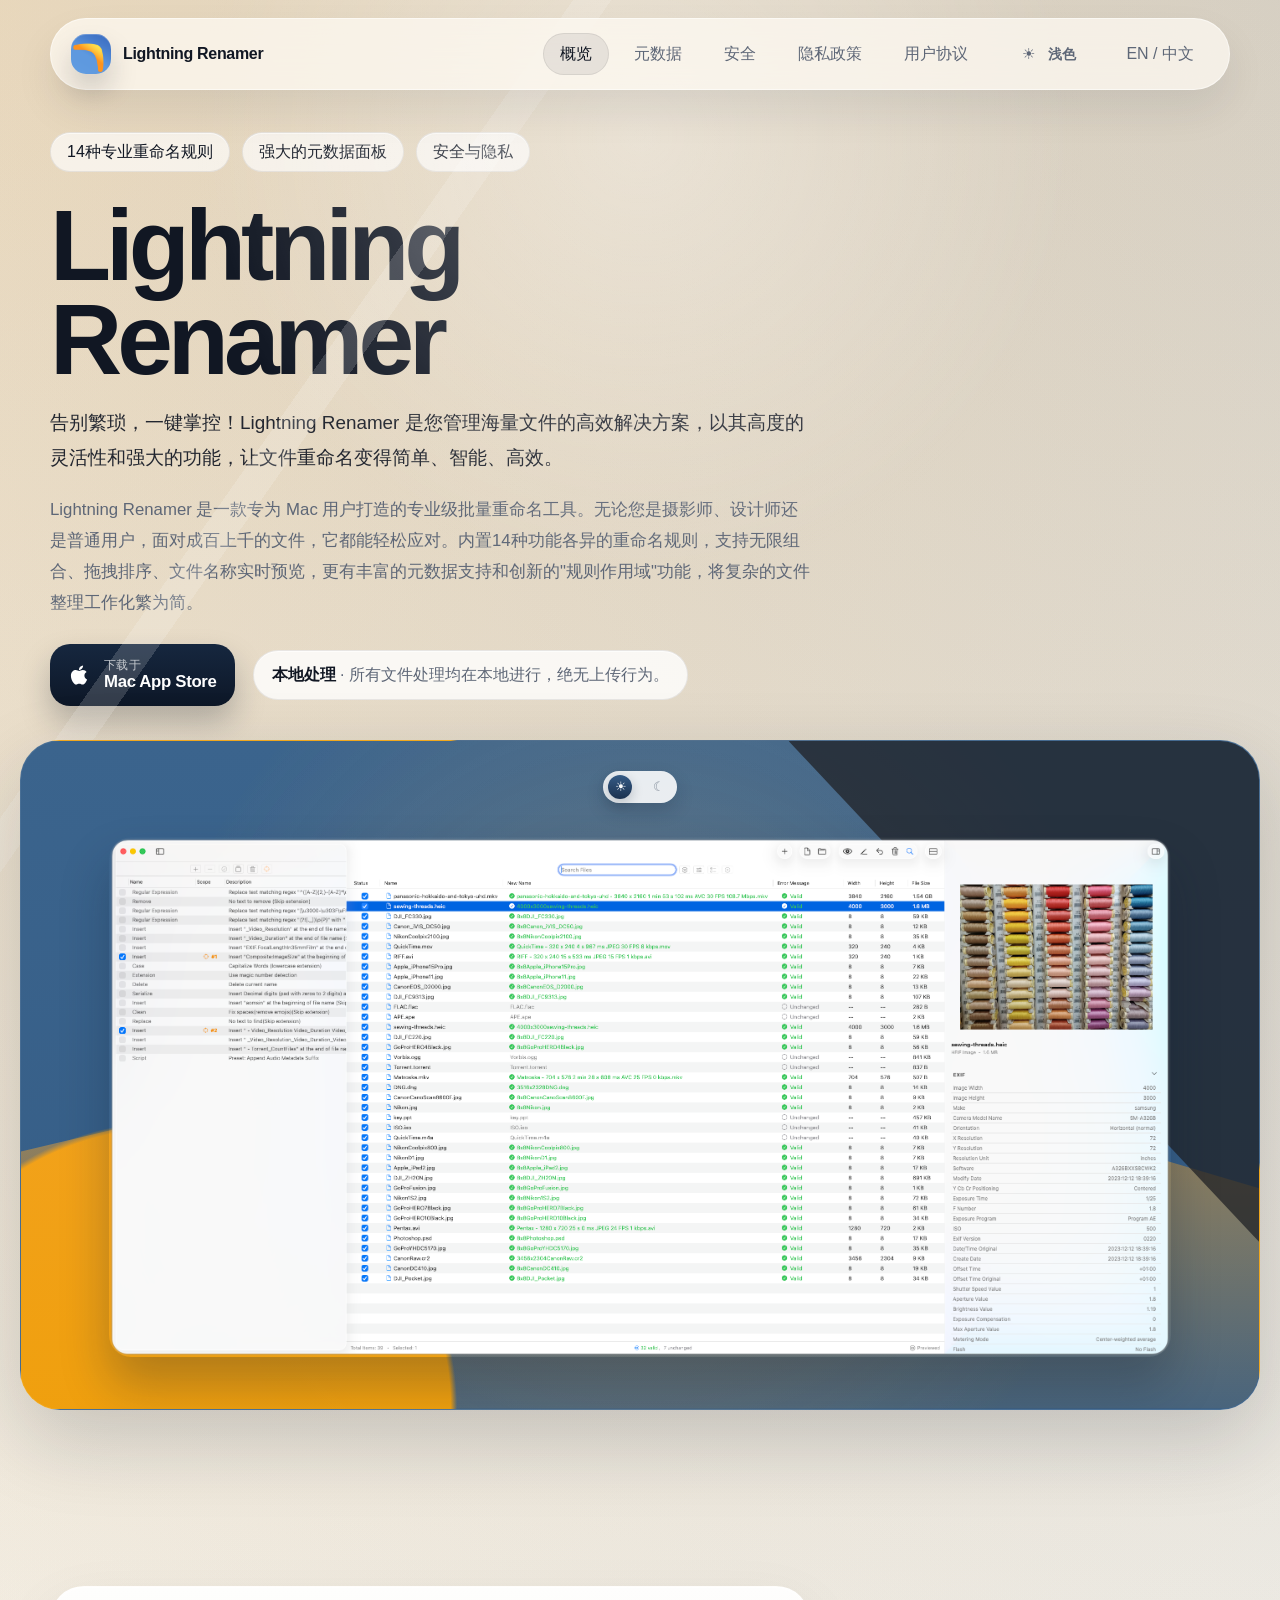
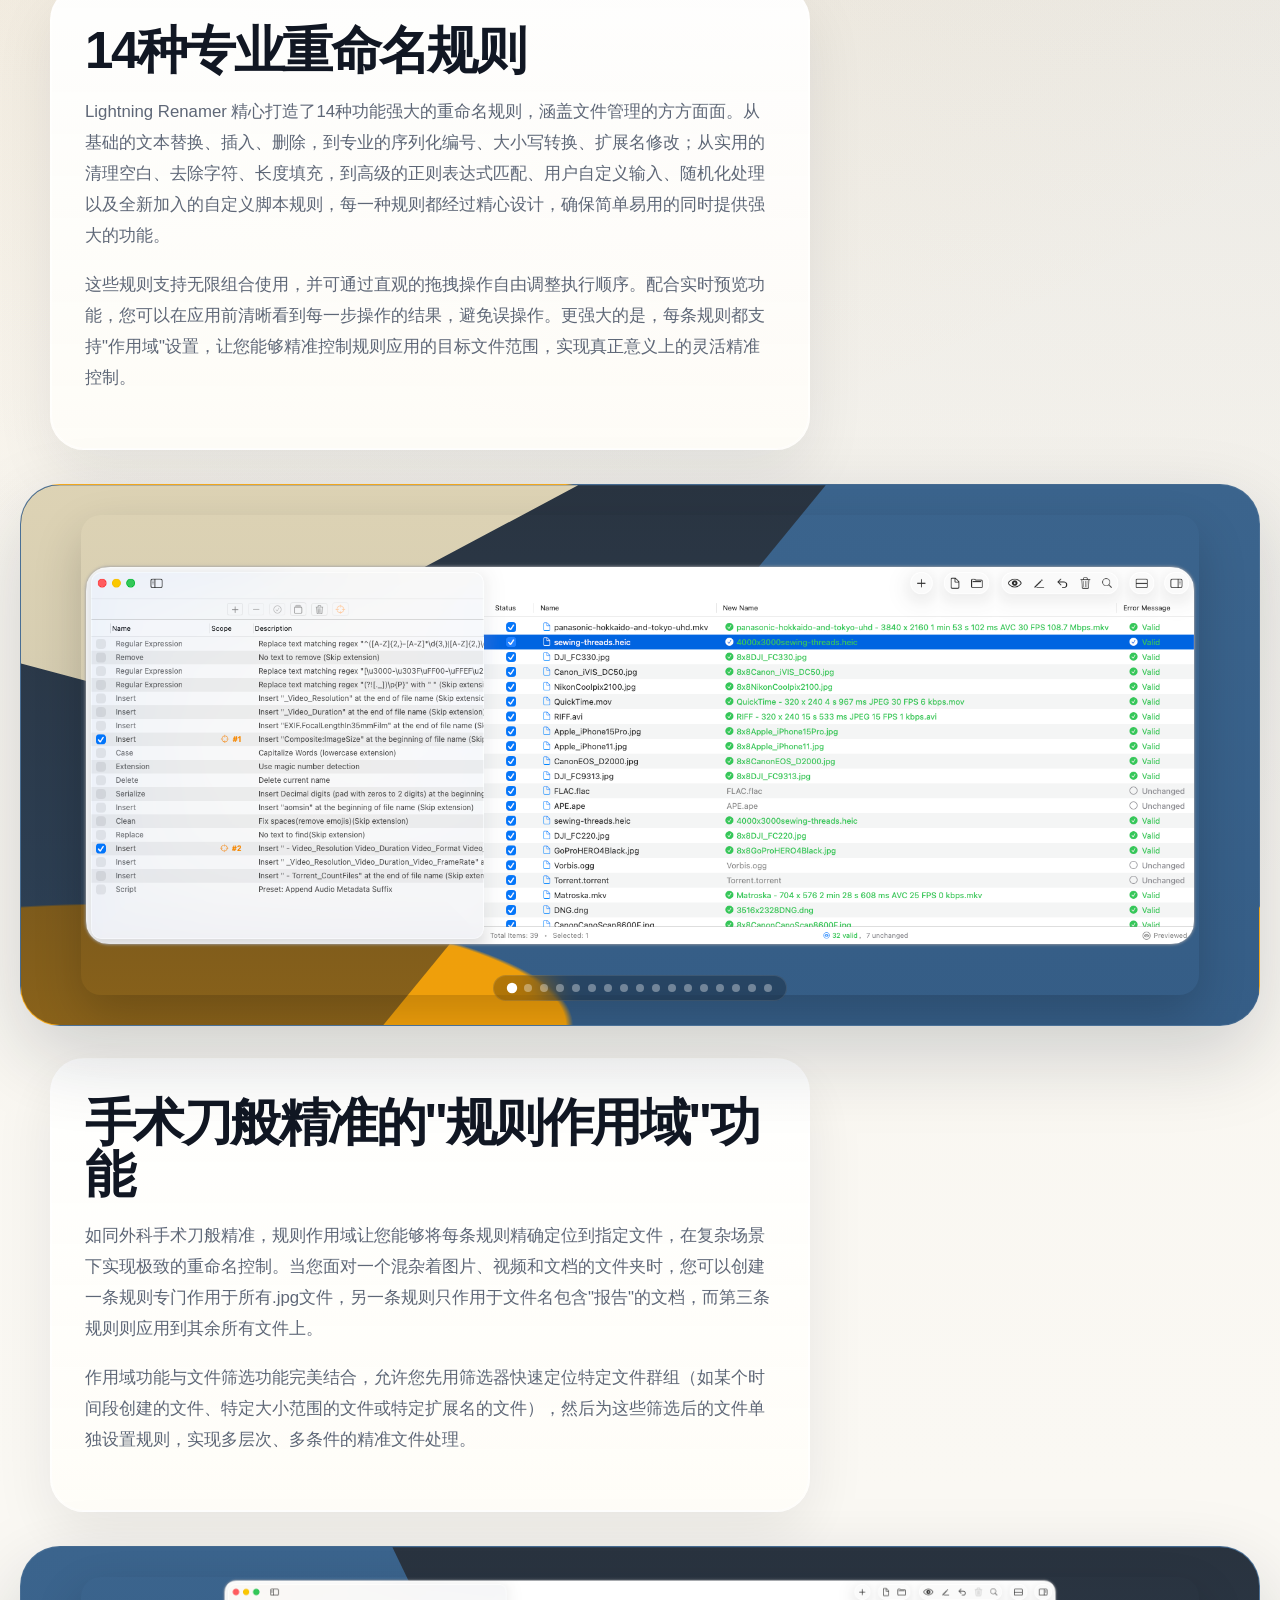
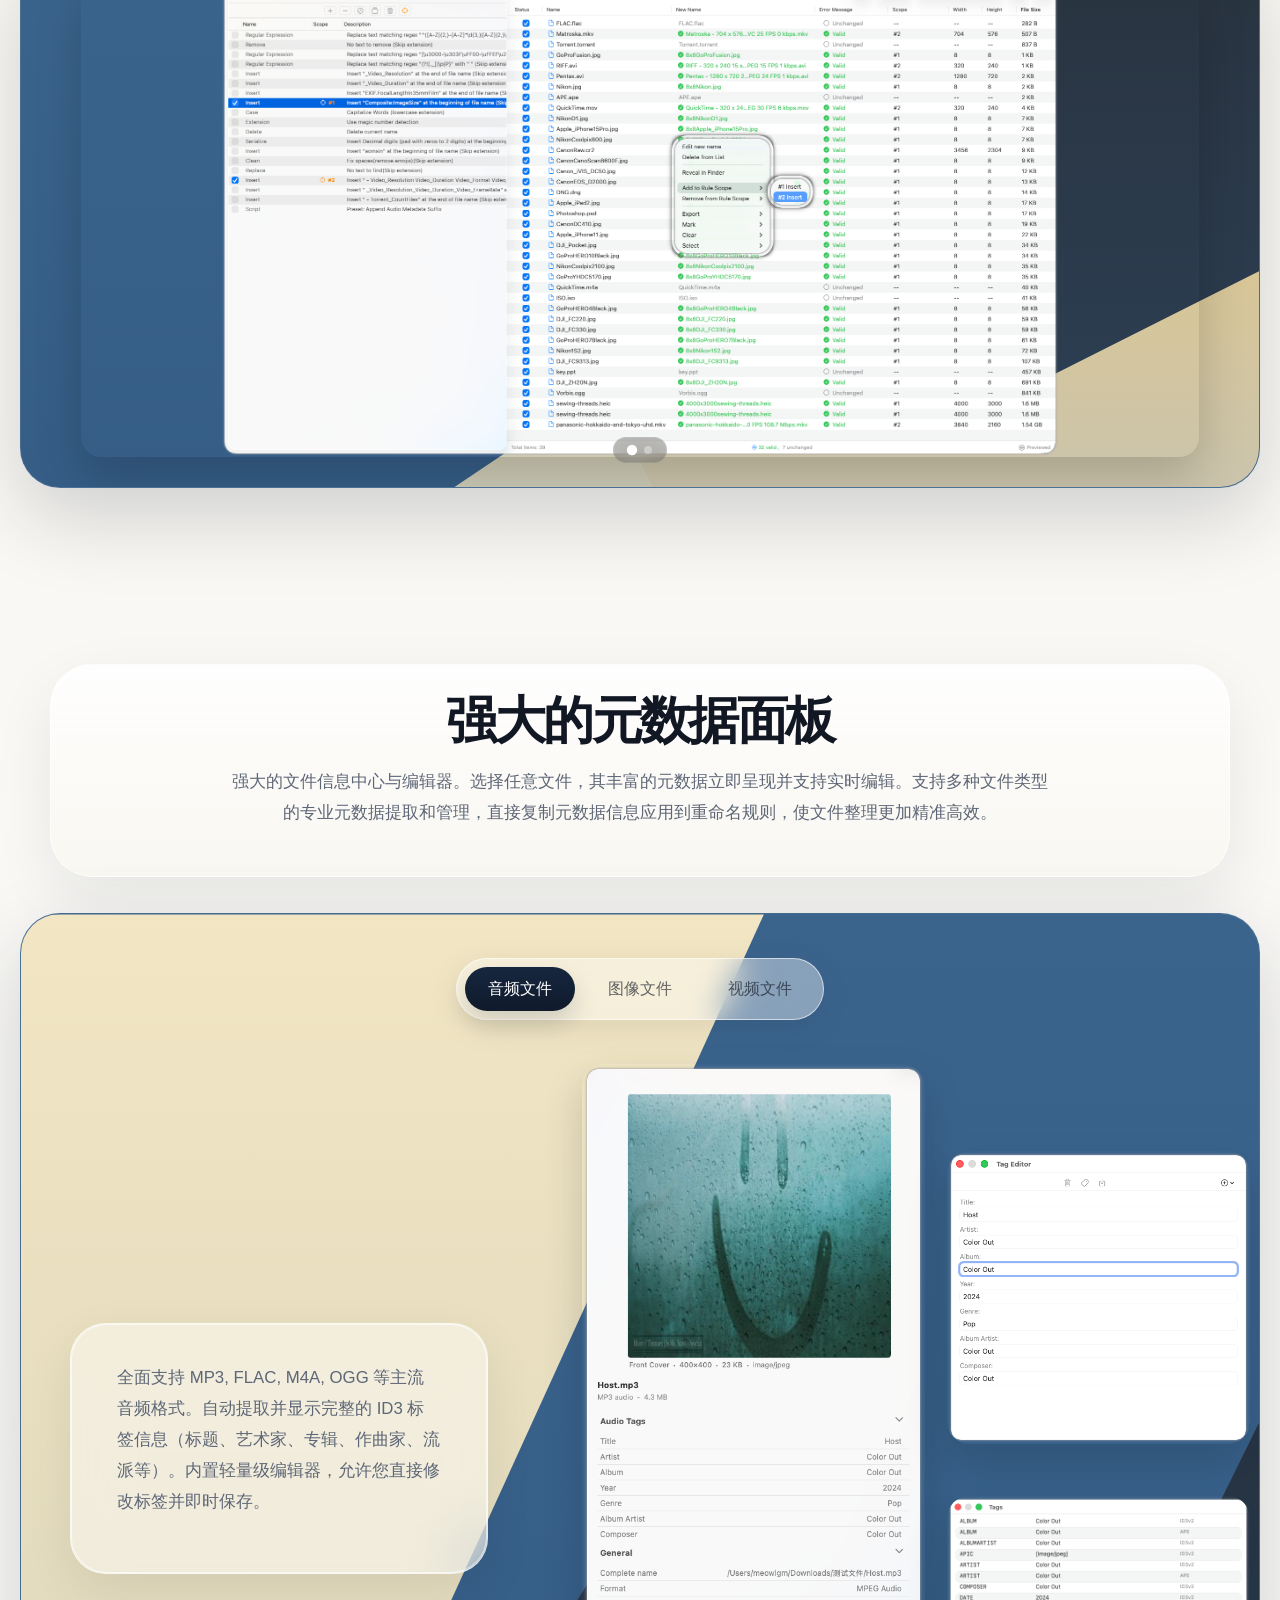
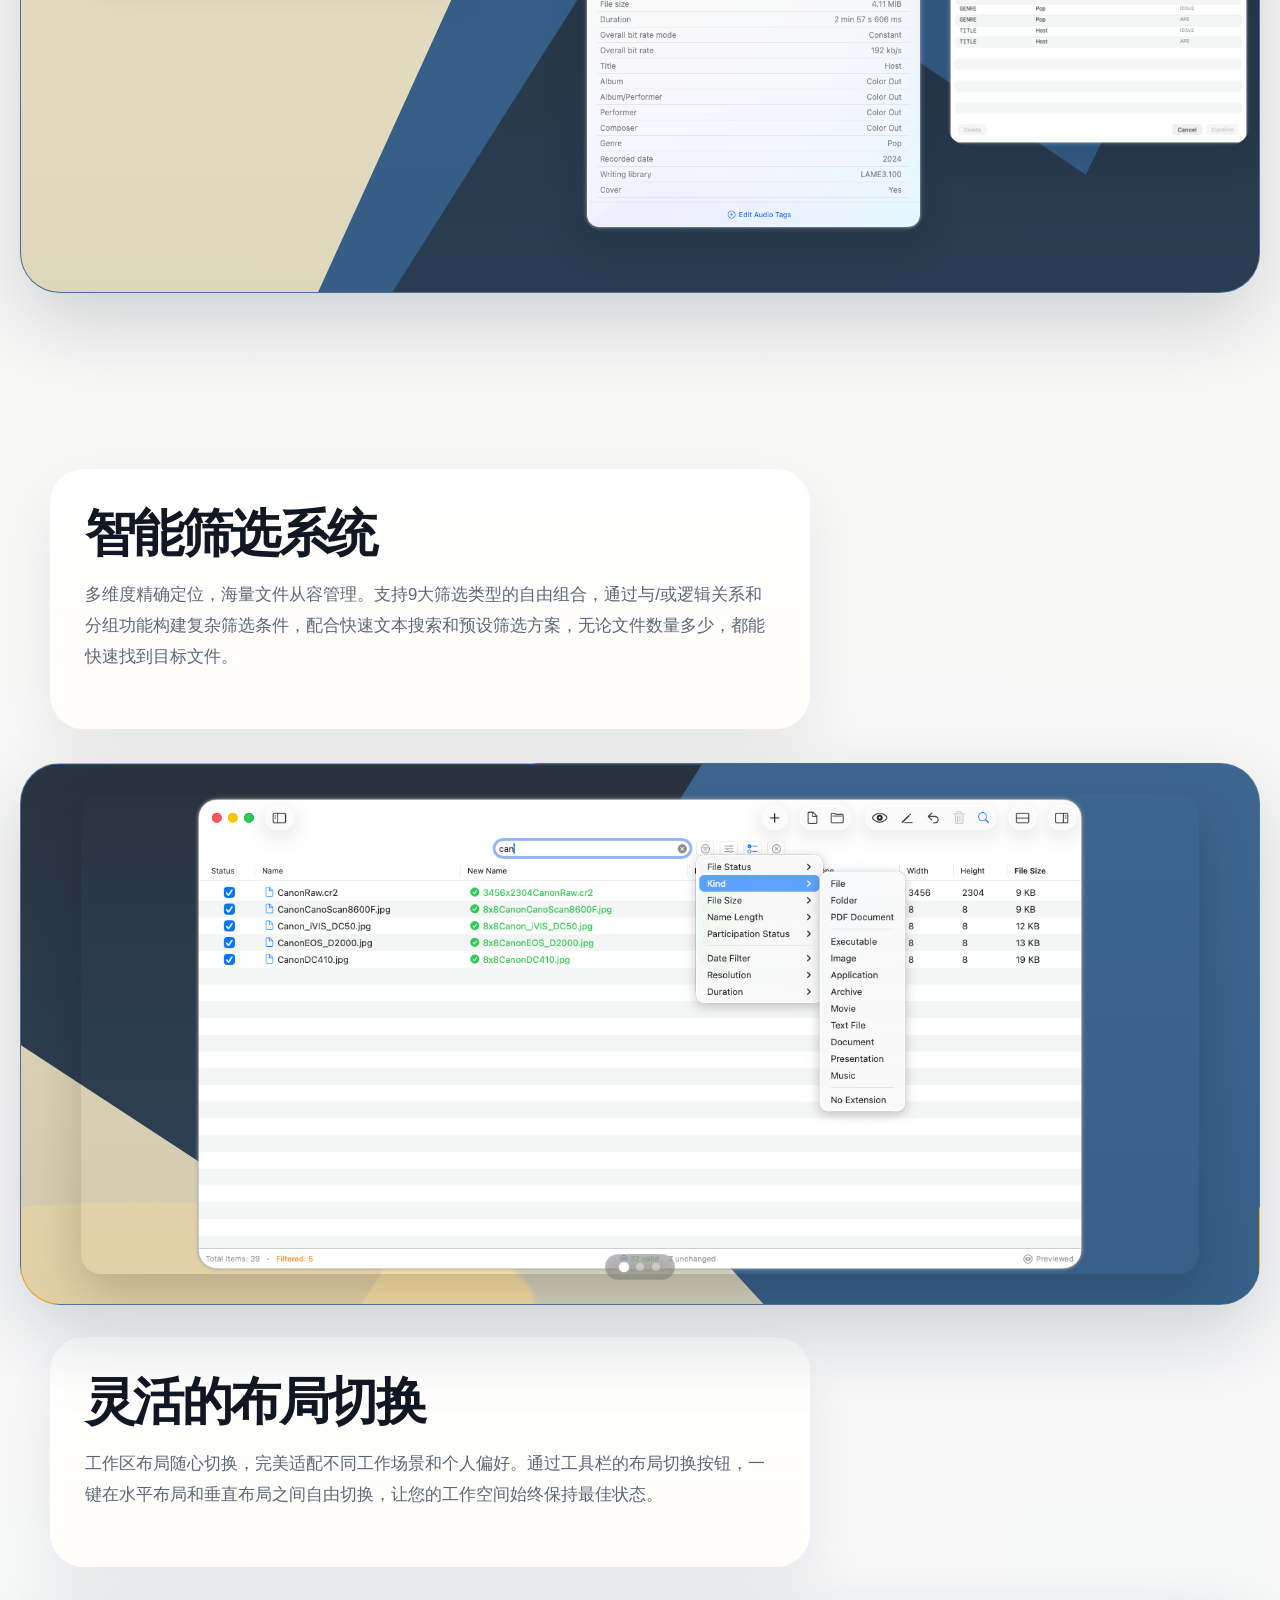
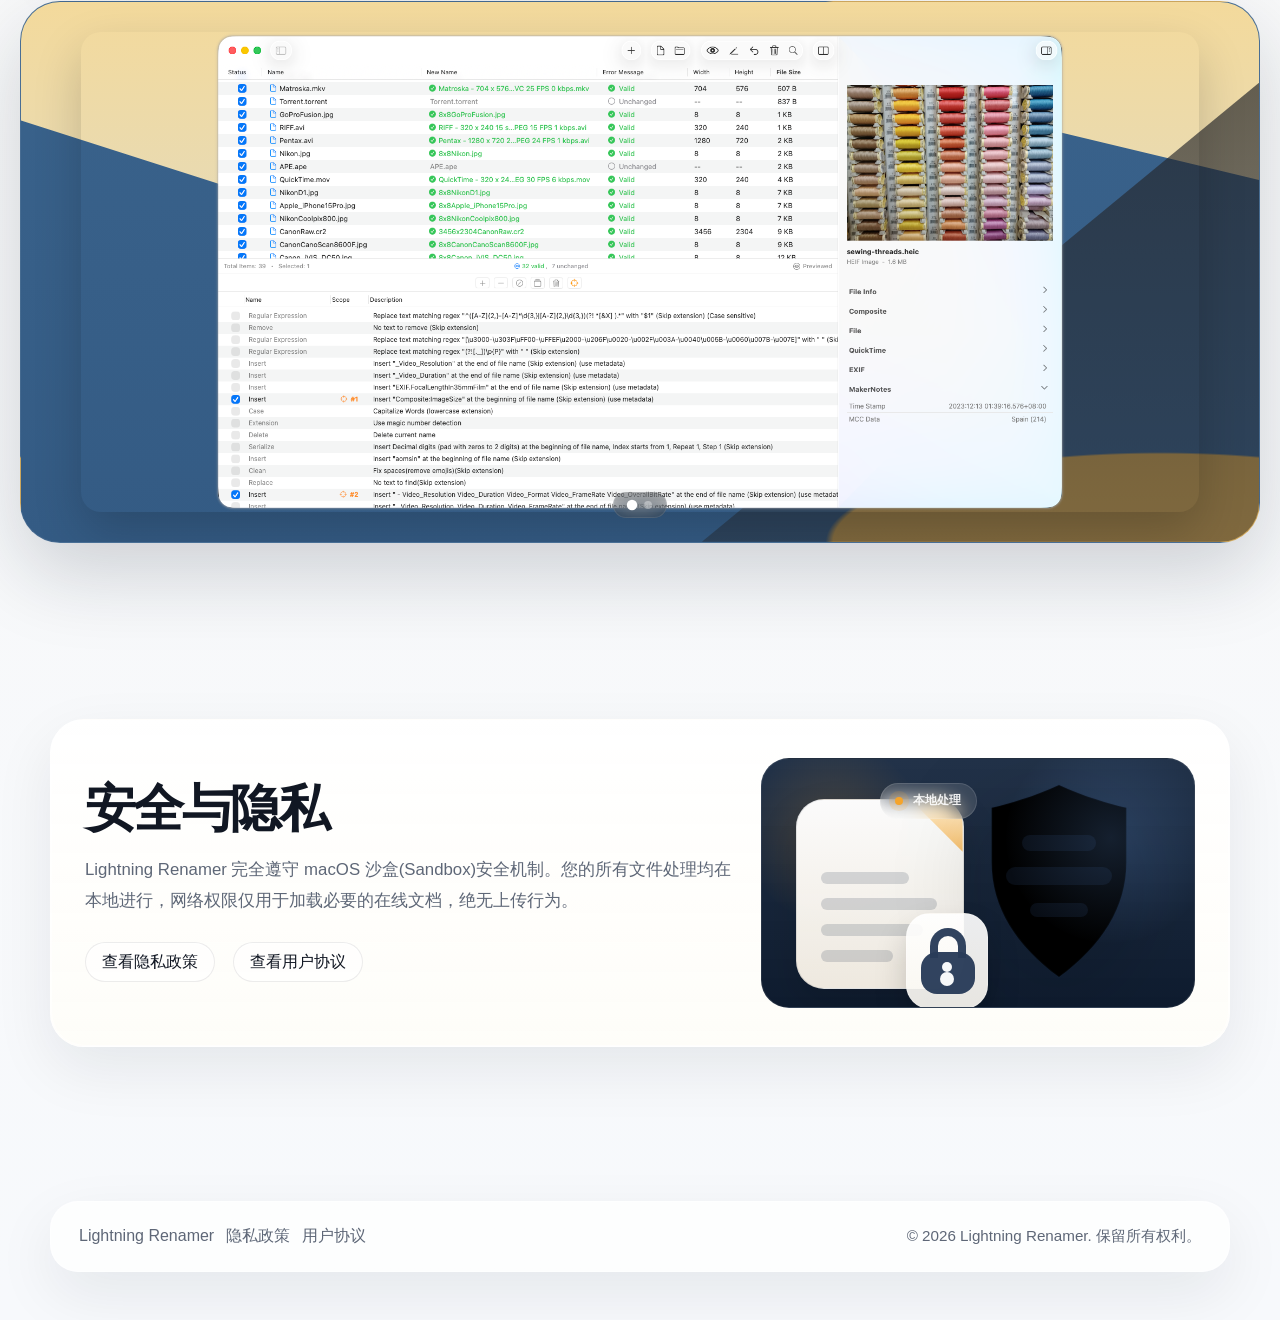
<file: index.html>
<!DOCTYPE html>
<html lang="zh" class="tag-zh" data-theme="light" data-hero-preview="light">

<head>
    <meta charset="UTF-8">
    <meta name="viewport" content="width=device-width, initial-scale=1.0">
    <title>Lightning Renamer - 智能文件重命名工具</title>
    <meta name="description" content="Lightning Renamer 是一款专为 Mac 用户打造的专业级批量重命名工具，提供 14 种重命名规则、元数据支持、规则作用域与智能筛选能力。">
    <link rel="icon" type="image/png" href="assets/app-icon.png">
    <script>
        (function () {
            try {
                const savedTheme = localStorage.getItem("lightning_renamer_theme");
                const theme = savedTheme === "light" || savedTheme === "dark"
                    ? savedTheme
                    : (window.matchMedia && window.matchMedia("(prefers-color-scheme: dark)").matches ? "dark" : "light");
                document.documentElement.dataset.theme = theme;

                const savedHeroPreview = localStorage.getItem("lightning_renamer_hero_preview");
                const heroPreview = savedHeroPreview === "light" || savedHeroPreview === "dark"
                    ? savedHeroPreview
                    : theme;
                document.documentElement.dataset.heroPreview = heroPreview;
            } catch (error) {
                document.documentElement.dataset.theme = "light";
                document.documentElement.dataset.heroPreview = "light";
            }
        })();
    </script>
    <link rel="stylesheet" href="styles.css">
    <script src="script.js" defer></script>
</head>

<body data-page="home">
    <header class="site-header">
        <div class="shell">
            <div class="nav-bar">
                <a href="index.html" class="brand" aria-label="Lightning Renamer">
                    <span class="brand-mark" aria-hidden="true"></span>
                    <span class="brand-text">Lightning Renamer</span>
                </a>
                <nav class="nav-links" aria-label="Primary">
                    <a href="#overview" class="nav-link is-active">
                        <span data-lang="zh">概览</span>
                        <span data-lang="en">Overview</span>
                    </a>
                    <a href="#metadata" class="nav-link">
                        <span data-lang="zh">元数据</span>
                        <span data-lang="en">Metadata</span>
                    </a>
                    <a href="#security" class="nav-link">
                        <span data-lang="zh">安全</span>
                        <span data-lang="en">Security</span>
                    </a>
                    <a href="privacy.html" class="nav-link">
                        <span data-lang="zh">隐私政策</span>
                        <span data-lang="en">Privacy</span>
                    </a>
                    <a href="terms.html" class="nav-link">
                        <span data-lang="zh">用户协议</span>
                        <span data-lang="en">Terms</span>
                    </a>
                    <button type="button" class="theme-toggle" data-toggle-theme>
                        <span class="theme-toggle-icon" data-theme-icon aria-hidden="true">☀︎</span>
                        <span class="theme-toggle-label" data-theme-label-zh data-lang="zh">浅色</span>
                        <span class="theme-toggle-label" data-theme-label-en data-lang="en">Light</span>
                    </button>
                    <button type="button" class="lang-toggle" data-toggle-language>
                        EN / 中文
                    </button>
                </nav>
            </div>
        </div>
    </header>

    <main>
        <section class="section hero-section" id="overview">
            <div class="shell hero-grid">
                <div class="hero-copy">
                    <div class="hero-tags">
                        <span class="hero-tag">
                            <span data-lang="zh">14种专业重命名规则</span>
                            <span data-lang="en">14 Professional Renaming Rules</span>
                        </span>
                        <span class="hero-tag">
                            <span data-lang="zh">强大的元数据面板</span>
                            <span data-lang="en">Powerful Metadata Panel</span>
                        </span>
                        <span class="hero-tag">
                            <span data-lang="zh">安全与隐私</span>
                            <span data-lang="en">Security &amp; Privacy</span>
                        </span>
                    </div>

                    <h1 data-lang="zh">Lightning Renamer</h1>
                    <h1 data-lang="en">Lightning Renamer</h1>

                    <p data-lang="zh">告别繁琐，一键掌控！Lightning Renamer
                        是您管理海量文件的高效解决方案，以其高度的灵活性和强大的功能，让文件重命名变得简单、智能、高效。</p>
                    <p data-lang="en">Simplify file management with one powerful tool! Lightning Renamer offers an
                        efficient solution for organizing your files with flexibility, intelligence, and speed.</p>

                    <p data-lang="zh">Lightning Renamer 是一款专为 Mac
                        用户打造的专业级批量重命名工具。无论您是摄影师、设计师还是普通用户，面对成百上千的文件，它都能轻松应对。内置14种功能各异的重命名规则，支持无限组合、拖拽排序、文件名称实时预览，更有丰富的元数据支持和创新的"规则作用域"功能，将复杂的文件整理工作化繁为简。
                    </p>
                    <p data-lang="en">Lightning Renamer is a professional batch renaming tool designed specifically for
                        Mac users. Whether you're a photographer, designer, or everyday user dealing with hundreds of
                        files, this app handles it all with ease. With 14 versatile renaming rules, unlimited
                        combinations, drag-and-drop reordering, and real-time previews, plus extensive metadata support
                        and the innovative "rule scope" feature, Lightning Renamer transforms complex file organization
                        into a simple task.</p>

                    <div class="hero-actions">
                        <a href="#" class="store-button" aria-label="Download Lightning Renamer on the Mac App Store">
                            <svg viewBox="0 0 384 512" fill="currentColor" aria-hidden="true">
                                <path
                                    d="M318.7 268.7c-.2-36.7 16.4-64.4 50-84.8-18.8-26.9-47.2-41.7-84.7-44.6-35.5-2.8-74.3 20.7-88.5 20.7-15 0-49.4-19.7-76.4-19.7C63.3 141.2 4 184.8 4 273.5q0 39.3 14.4 81.2c12.8 36.7 59 126.7 107.2 125.2 25.2-.6 43-17.9 75.8-17.9 31.8 0 48.3 17.9 76.4 17.9 48.6-.7 90.4-82.5 102.6-119.3-65.2-30.7-61.7-90-61.7-91.9zm-56.6-164.2c27.3-32.4 24.8-61.9 24-72.5-24.1 1.4-52 16.4-67.9 34.9-17.5 19.8-27.8 44.3-25.6 71.9 26.1 2 52.3-11.4 69.5-34.3z" />
                            </svg>
                            <span class="btn-text">
                                <span class="small" data-lang="zh">下载于</span>
                                <span class="small" data-lang="en">Download on the</span>
                                <span class="big">Mac App Store</span>
                            </span>
                        </a>
                        <span class="summary-chip">
                            <span data-lang="zh"><strong>本地处理</strong> · 所有文件处理均在本地进行，绝无上传行为。</span>
                            <span data-lang="en"><strong>100% local</strong> · All processing is 100% local. No files
                                are ever uploaded.</span>
                        </span>
                    </div>
                </div>

                <div class="hero-stage hero-stage-live" role="img"
                    aria-label="Lightning Renamer main workspace preview in light and dark mode">
                    <div class="hero-stage-top">
                        <button type="button" class="hero-preview-switch" data-toggle-hero-preview
                            aria-label="Toggle interface preview theme">
                            <span class="hero-preview-switch-track">
                                <span class="hero-preview-switch-icon hero-preview-switch-icon-sun"
                                    aria-hidden="true">☀︎</span>
                                <span class="hero-preview-switch-icon hero-preview-switch-icon-moon"
                                    aria-hidden="true">☾</span>
                                <span class="hero-preview-switch-thumb" aria-hidden="true"></span>
                            </span>
                        </button>
                    </div>

                    <figure class="hero-workspace-frame float-slow">
                        <img src="assets/hero/mainworkspace-light.png"
                            alt="Lightning Renamer main workspace in light mode"
                            class="hero-workspace-shot hero-workspace-shot-light">
                        <img src="assets/hero/mainworkspace-dark.png"
                            alt="Lightning Renamer main workspace in dark mode"
                            class="hero-workspace-shot hero-workspace-shot-dark">
                    </figure>
                </div>
            </div>
        </section>

        <section class="section">
            <div class="shell">
                <div class="feature-grid">
                    <article class="copy-card">
                        <h2 data-lang="zh">14种专业重命名规则</h2>
                        <h2 data-lang="en">14 Professional Renaming Rules</h2>

                        <p data-lang="zh">Lightning Renamer
                            精心打造了14种功能强大的重命名规则，涵盖文件管理的方方面面。从基础的文本替换、插入、删除，到专业的序列化编号、大小写转换、扩展名修改；从实用的清理空白、去除字符、长度填充，到高级的正则表达式匹配、用户自定义输入、随机化处理以及全新加入的自定义脚本规则，每一种规则都经过精心设计，确保简单易用的同时提供强大的功能。
                        </p>
                        <p data-lang="zh">
                            这些规则支持无限组合使用，并可通过直观的拖拽操作自由调整执行顺序。配合实时预览功能，您可以在应用前清晰看到每一步操作的结果，避免误操作。更强大的是，每条规则都支持"作用域"设置，让您能够精准控制规则应用的目标文件范围，实现真正意义上的灵活精准控制。
                        </p>

                        <p data-lang="en">Lightning Renamer features 14 powerful renaming rules covering every aspect
                            of file management. From basic text replacement, insertion, and deletion, to professional
                            serialization numbering, case conversion, and extension modification; from practical
                            whitespace cleaning, character stripping, and padding, to advanced regular expression
                            matching, custom user input, randomization, and the newly added custom script rule. Each
                            rule is carefully designed to ensure ease of use while delivering powerful functionality.
                        </p>
                        <p data-lang="en">These rules support unlimited combinations and can be freely reordered
                            through intuitive drag-and-drop operations. With real-time preview functionality, you can
                            clearly see the results of each operation before applying changes, preventing errors.</p>
                    </article>

                    <div class="stage-card rules-stage carousel-stage" id="rules-carousel" role="region"
                        aria-label="Rules showcase carousel">
                        <div class="carousel-track-container">
                            <ul class="carousel-track">
                                <li class="carousel-slide is-active"><img src="assets/rules/rule-main.png"
                                        alt="Rule Main" class="carousel-image"></li>
                                <li class="carousel-slide"><img src="assets/rules/rule-metadata-selector.png"
                                        alt="Metadata Selector" class="carousel-image"></li>
                                <li class="carousel-slide"><img src="assets/rules/rule-preset.png" alt="Rule Preset"
                                        class="carousel-image"></li>
                                <li class="carousel-slide"><img src="assets/rules/rules/case.png" alt="Case Rule"
                                        class="carousel-image"></li>
                                <li class="carousel-slide"><img src="assets/rules/rules/clean.png" alt="Clean Rule"
                                        class="carousel-image"></li>
                                <li class="carousel-slide"><img src="assets/rules/rules/delete.png" alt="Delete Rule"
                                        class="carousel-image"></li>
                                <li class="carousel-slide"><img src="assets/rules/rules/extension.png"
                                        alt="Extension Rule" class="carousel-image"></li>
                                <li class="carousel-slide"><img src="assets/rules/rules/insert.png" alt="Insert Rule"
                                        class="carousel-image"></li>
                                <li class="carousel-slide"><img src="assets/rules/rules/padding.png" alt="Padding Rule"
                                        class="carousel-image"></li>
                                <li class="carousel-slide"><img src="assets/rules/rules/randomize.png"
                                        alt="Randomize Rule" class="carousel-image"></li>
                                <li class="carousel-slide"><img src="assets/rules/rules/regexp.png" alt="Regexp Rule"
                                        class="carousel-image"></li>
                                <li class="carousel-slide"><img src="assets/rules/rules/remove.png" alt="Remove Rule"
                                        class="carousel-image"></li>
                                <li class="carousel-slide"><img src="assets/rules/rules/replace.png" alt="Replace Rule"
                                        class="carousel-image"></li>
                                <li class="carousel-slide"><img src="assets/rules/rules/script.png" alt="Script Rule"
                                        class="carousel-image"></li>
                                <li class="carousel-slide"><img src="assets/rules/rules/serialize.png"
                                        alt="Serialize Rule" class="carousel-image"></li>
                                <li class="carousel-slide"><img src="assets/rules/rules/strip.png" alt="Strip Rule"
                                        class="carousel-image"></li>
                                <li class="carousel-slide"><img src="assets/rules/rules/user-input.png"
                                        alt="User Input Rule" class="carousel-image"></li>
                            </ul>
                        </div>
                        <div class="carousel-nav">
                            <button class="carousel-indicator is-active" aria-label="Slide 1"></button>
                            <button class="carousel-indicator" aria-label="Slide 2"></button>
                            <button class="carousel-indicator" aria-label="Slide 3"></button>
                            <button class="carousel-indicator" aria-label="Slide 4"></button>
                            <button class="carousel-indicator" aria-label="Slide 5"></button>
                            <button class="carousel-indicator" aria-label="Slide 6"></button>
                            <button class="carousel-indicator" aria-label="Slide 7"></button>
                            <button class="carousel-indicator" aria-label="Slide 8"></button>
                            <button class="carousel-indicator" aria-label="Slide 9"></button>
                            <button class="carousel-indicator" aria-label="Slide 10"></button>
                            <button class="carousel-indicator" aria-label="Slide 11"></button>
                            <button class="carousel-indicator" aria-label="Slide 12"></button>
                            <button class="carousel-indicator" aria-label="Slide 13"></button>
                            <button class="carousel-indicator" aria-label="Slide 14"></button>
                            <button class="carousel-indicator" aria-label="Slide 15"></button>
                            <button class="carousel-indicator" aria-label="Slide 16"></button>
                            <button class="carousel-indicator" aria-label="Slide 17"></button>
                        </div>
                    </div>
                </div>

                <div class="feature-grid reverse">
                    <article class="copy-card">
                        <h2 data-lang="zh">手术刀般精准的"规则作用域"功能</h2>
                        <h2 data-lang="en">Surgical Precision with "Rule Scope"</h2>

                        <p data-lang="zh">
                            如同外科手术刀般精准，规则作用域让您能够将每条规则精确定位到指定文件，在复杂场景下实现极致的重命名控制。当您面对一个混杂着图片、视频和文档的文件夹时，您可以创建一条规则专门作用于所有.jpg文件，另一条规则只作用于文件名包含"报告"的文档，而第三条规则则应用到其余所有文件上。
                        </p>
                        <p data-lang="zh">
                            作用域功能与文件筛选功能完美结合，允许您先用筛选器快速定位特定文件群组（如某个时间段创建的文件、特定大小范围的文件或特定扩展名的文件），然后为这些筛选后的文件单独设置规则，实现多层次、多条件的精准文件处理。
                        </p>

                        <p data-lang="en">Like a surgeon's scalpel, Rule Scope enables you to precisely target each
                            rule to specific files, achieving ultimate renaming control in complex scenarios. When
                            facing a folder with a mix of images, videos, and documents, you can create one rule
                            specifically for all .jpg files, another rule only for files with "report" in their names,
                            and a third rule for all remaining files.</p>
                        <p data-lang="en">The scope feature works perfectly with the file filtering function, allowing
                            you to first use filters to quickly locate specific file groups, and then set separate
                            rules for these filtered files, achieving multi-level, multi-condition precise file
                            processing.</p>
                    </article>

                    <div class="stage-card scope-stage carousel-stage" id="scope-carousel" role="region"
                        aria-label="Rule scope showcase carousel">
                        <div class="carousel-track-container">
                            <ul class="carousel-track">
                                <li class="carousel-slide is-active"><img src="assets/scope/scope-file.png"
                                        alt="Scope Rule File Matching" class="carousel-image"></li>
                                <li class="carousel-slide"><img src="assets/scope/scope-view.png"
                                        alt="Rule Scope UI View" class="carousel-image"></li>
                            </ul>
                        </div>
                        <div class="carousel-nav">
                            <button class="carousel-indicator is-active" aria-label="Slide 1"></button>
                            <button class="carousel-indicator" aria-label="Slide 2"></button>
                        </div>
                    </div>
                </div>
            </div>
        </section>

        <section class="section" id="metadata">
            <div class="shell">
                <div class="metadata-shell">
                    <div class="section-heading">
                        <h2 data-lang="zh">强大的元数据面板</h2>
                        <h2 data-lang="en">Powerful Metadata Panel</h2>
                        <p data-lang="zh">
                            强大的文件信息中心与编辑器。选择任意文件，其丰富的元数据立即呈现并支持实时编辑。支持多种文件类型的专业元数据提取和管理，直接复制元数据信息应用到重命名规则，使文件整理更加精准高效。
                        </p>
                        <p data-lang="en">A powerful file information center and editor. Select any file to instantly
                            view its rich metadata with real-time editing support. Supports professional metadata
                            extraction and management for multiple file types, allowing direct copying of metadata to
                            renaming rules for more precise file organization.</p>
                    </div>
                </div>

                <div class="tab-stage metadata-stage-container">
                    <div class="tabs-wrap">
                        <div class="tabs" role="tablist" aria-label="Metadata types">
                            <button type="button" class="tab-btn is-active" data-tab-target="audio" role="tab"
                                aria-selected="true">
                                <span data-lang="zh">音频文件</span>
                                <span data-lang="en">Audio</span>
                            </button>
                            <button type="button" class="tab-btn" data-tab-target="photo" role="tab"
                                aria-selected="false">
                                <span data-lang="zh">图像文件</span>
                                <span data-lang="en">Image</span>
                            </button>
                            <button type="button" class="tab-btn" data-tab-target="video" role="tab"
                                aria-selected="false">
                                <span data-lang="zh">视频文件</span>
                                <span data-lang="en">Video</span>
                            </button>
                        </div>
                    </div>

                    <div class="tab-pane is-active" data-tab-pane="audio">
                        <div class="tab-panel metadata-tab-panel">
                            <div class="tab-stage metadata-audio metadata-gallery-stage metadata-stage-live" role="img"
                                aria-label="Audio metadata placeholder interface">
                                <div class="metadata-gallery metadata-gallery-audio">
                                    <figure
                                        class="metadata-real-shot metadata-real-shot-portrait metadata-real-shot-fade">
                                        <img src="assets/metadata/audio-main.png" alt="Audio metadata panel screenshot"
                                            class="metadata-real-image metadata-real-image-top">
                                    </figure>

                                    <div class="metadata-shot-stack metadata-shot-stack-live">
                                        <figure class="metadata-real-shot metadata-real-shot-card">
                                            <img src="assets/metadata/audio-editor.png"
                                                alt="Audio tag editor screenshot" class="metadata-real-image">
                                        </figure>

                                        <figure class="metadata-real-shot metadata-real-shot-card">
                                            <img src="assets/metadata/audio-tags-all.png"
                                                alt="Audio all tags screenshot" class="metadata-real-image">
                                        </figure>
                                    </div>
                                </div>
                            </div>
                            <article class="tab-copy">
                                <p data-lang="zh">全面支持 MP3, FLAC, M4A, OGG 等主流音频格式。自动提取并显示完整的 ID3
                                    标签信息（标题、艺术家、专辑、作曲家、流派等）。内置轻量级编辑器，允许您直接修改标签并即时保存。</p>
                                <p data-lang="en">Comprehensive support for MP3, FLAC, M4A, OGG, and more.
                                    Automatically extracts full ID3 tags (Title, Artist, Album, Composer, Genre,
                                    etc).
                                    Built-in editor allows direct modification and instant saving.</p>
                            </article>
                        </div>
                    </div>

                    <div class="tab-pane" data-tab-pane="photo">
                        <div class="tab-panel metadata-tab-panel">
                            <div class="tab-stage metadata-photo metadata-gallery-stage metadata-stage-live" role="img"
                                aria-label="Photo metadata placeholder interface">
                                <div class="metadata-gallery metadata-gallery-single">
                                    <figure
                                        class="metadata-real-shot metadata-real-shot-portrait metadata-real-shot-fade">
                                        <img src="assets/metadata/photo-main.png" alt="Photo metadata panel screenshot"
                                            class="metadata-real-image metadata-real-image-top">
                                    </figure>
                                    <div class="metadata-info-stack">
                                        <div class="metadata-float-card metadata-float-top">
                                            <span class="hero-tag">EXIF</span>
                                            <div class="detail-line long"></div>
                                            <div class="detail-line med"></div>
                                        </div>
                                        <div class="metadata-float-card metadata-float-bottom">
                                            <span class="hero-tag">Lens / GPS</span>
                                            <div class="detail-line accent long"></div>
                                            <div class="detail-line short"></div>
                                        </div>
                                    </div>
                                </div>
                            </div>
                            <article class="tab-copy">
                                <p data-lang="zh">智能提取 Exif 元数据，涵盖相机型号、镜头参数、ISO、光圈、快门速度、拍摄时间及 GPS
                                    地理位置信息。为摄影师提供精确的参数参考，并支持将拍摄时间用于文件名中。</p>
                                <p data-lang="en">Intelligently extracts Exif metadata including Camera Model, Lens,
                                    ISO, Aperture, Shutter Speed, Date Taken, and GPS. Provides precise data for
                                    photographers and supports using capture time in filenames.</p>
                            </article>
                        </div>
                    </div>

                    <div class="tab-pane" data-tab-pane="video">
                        <div class="tab-panel metadata-tab-panel">
                            <div class="tab-stage metadata-video metadata-gallery-stage metadata-stage-live" role="img"
                                aria-label="Video metadata placeholder interface">
                                <div class="metadata-gallery metadata-gallery-single">
                                    <figure
                                        class="metadata-real-shot metadata-real-shot-portrait metadata-real-shot-fade">
                                        <img src="assets/metadata/video-main.png" alt="Video metadata panel screenshot"
                                            class="metadata-real-image metadata-real-image-top">
                                    </figure>
                                    <div class="metadata-info-stack">
                                        <div class="metadata-float-card metadata-float-top">
                                            <span class="hero-tag">Codec / FPS</span>
                                            <div class="detail-line long"></div>
                                            <div class="detail-line med"></div>
                                        </div>
                                        <div class="metadata-float-card metadata-float-bottom">
                                            <span class="hero-tag">Tracks / Subs</span>
                                            <div class="detail-line accent long"></div>
                                            <div class="detail-line short"></div>
                                        </div>
                                    </div>
                                </div>
                            </div>
                            <article class="tab-copy">
                                <p data-lang="zh">
                                    完整展示视频技术参数：编码格式、分辨率、比特率、帧率。深度解析多媒体结构，显示音视频轨道数量、字幕语言及精确时长，帮您快速掌握视频文件的技术细节。</p>
                                <p data-lang="en">Displays full technical specs: Codec, Resolution, Bitrate, Frame
                                    Rate. Deep structural analysis shows track counts, subtitle languages, and
                                    precise
                                    duration, giving you full control over video details.</p>
                            </article>
                        </div>
                    </div>
                </div>
            </div>
        </section>

        <section class="section">
            <div class="shell">
                <div class="feature-grid">
                    <article class="copy-card">
                        <h2 data-lang="zh">智能筛选系统</h2>
                        <h2 data-lang="en">Intelligent Filtering System</h2>
                        <p data-lang="zh">
                            多维度精确定位，海量文件从容管理。支持9大筛选类型的自由组合，通过与/或逻辑关系和分组功能构建复杂筛选条件，配合快速文本搜索和预设筛选方案，无论文件数量多少，都能快速找到目标文件。
                        </p>
                        <p data-lang="en">Multi-dimensional precision targeting for effortless management of massive
                            file collections. Supports flexible combination of 9 major filter types through AND/OR
                            logic relationships and grouping functions. Combined with quick text search and preset
                            filter schemes, quickly locate target files regardless of quantity.</p>
                    </article>

                    <div class="stage-card filters-stage carousel-stage" id="filters-carousel" role="region"
                        aria-label="Intelligent filtering showcase carousel">
                        <div class="carousel-track-container">
                            <ul class="carousel-track">
                                <li class="carousel-slide is-active"><img src="assets/filter/filter-text-01.png"
                                        alt="Quick Text Search" class="carousel-image"></li>
                                <li class="carousel-slide"><img src="assets/filter/filter-editor-02.png"
                                        alt="Filter Editor Interface" class="carousel-image"></li>
                                <li class="carousel-slide"><img src="assets/filter/filter-advanced-03.png"
                                        alt="Advanced Filtering Scenarios" class="carousel-image"></li>
                            </ul>
                        </div>
                        <div class="carousel-nav">
                            <button class="carousel-indicator is-active" aria-label="Slide 1"></button>
                            <button class="carousel-indicator" aria-label="Slide 2"></button>
                            <button class="carousel-indicator" aria-label="Slide 3"></button>
                        </div>
                    </div>
                </div>

                <div class="feature-grid reverse">
                    <article class="copy-card">
                        <h2 data-lang="zh">灵活的布局切换</h2>
                        <h2 data-lang="en">Flexible Layout Switching</h2>
                        <p data-lang="zh">工作区布局随心切换，完美适配不同工作场景和个人偏好。通过工具栏的布局切换按钮，一键在水平布局和垂直布局之间自由切换，让您的工作空间始终保持最佳状态。</p>
                        <p data-lang="en">Switch workspace layouts effortlessly to perfectly adapt to different work
                            scenarios and personal preferences. With the layout toggle button in the toolbar,
                            seamlessly switch between horizontal and vertical layouts with one click, keeping your
                            workspace always optimized.</p>
                    </article>

                    <div class="stage-card layout-stage carousel-stage" id="layout-carousel" role="region"
                        aria-label="Flexible layout showcase carousel">
                        <div class="carousel-track-container">
                            <ul class="carousel-track">
                                <li class="carousel-slide is-active"><img src="assets/layout/horizontal.png"
                                        alt="Horizontal Layout" class="carousel-image"></li>
                                <li class="carousel-slide"><img src="assets/layout/vertical.png" alt="Vertical Layout"
                                        class="carousel-image"></li>
                            </ul>
                        </div>
                        <div class="carousel-nav">
                            <button class="carousel-indicator is-active" aria-label="Slide 1"></button>
                            <button class="carousel-indicator" aria-label="Slide 2"></button>
                        </div>
                    </div>
                </div>
            </div>
        </section>

        <section class="section" id="security">
            <div class="shell">
                <div class="security-card">
                    <div>
                        <h2 data-lang="zh">安全与隐私</h2>
                        <h2 data-lang="en">Security &amp; Privacy</h2>
                        <p data-lang="zh">Lightning Renamer 完全遵守 macOS
                            沙盒(Sandbox)安全机制。您的所有文件处理均在本地进行，网络权限仅用于加载必要的在线文档，绝无上传行为。</p>
                        <p data-lang="en">Lightning Renamer fully complies with macOS Sandbox security mechanisms. All
                            processing is 100% local. No files are ever uploaded.</p>
                        <div class="hero-actions">
                            <a href="privacy.html" class="hero-tag">
                                <span data-lang="zh">查看隐私政策</span>
                                <span data-lang="en">View Privacy Policy</span>
                            </a>
                            <a href="terms.html" class="hero-tag">
                                <span data-lang="zh">查看用户协议</span>
                                <span data-lang="en">View Terms</span>
                            </a>
                        </div>
                    </div>
                    <div class="security-visual" aria-hidden="true">
                        <div class="security-document">
                            <span class="security-document-fold"></span>
                            <span class="security-document-line line-1"></span>
                            <span class="security-document-line line-2"></span>
                            <span class="security-document-line line-3"></span>
                            <span class="security-document-line line-4"></span>
                        </div>
                        <div class="security-lock-icon">
                            <span class="security-lock-arch"></span>
                            <span class="security-lock-body"></span>
                            <span class="security-lock-keyhole"></span>
                        </div>
                        <div class="security-badge">
                            <span class="security-badge-dot"></span>
                            <span data-lang="zh">本地处理</span>
                            <span data-lang="en">Local Only</span>
                        </div>
                        <div class="security-shield">
                            <svg class="security-shield-svg" viewBox="0 0 180 210" aria-hidden="true" focusable="false">
                                <path
                                    d="M90 8C116 20 141 27 158 31V86C158 132 133 170 90 202C47 170 22 132 22 86V31C39 27 64 20 90 8Z" />
                            </svg>
                            <span class="security-shield-mark mark-1"></span>
                            <span class="security-shield-mark mark-2"></span>
                            <span class="security-shield-mark mark-3"></span>
                        </div>
                    </div>
                </div>
            </div>
        </section>
    </main>

    <footer class="site-footer">
        <div class="shell">
            <div class="footer-card">
                <div class="footer-links">
                    <a href="index.html" class="footer-link">Lightning Renamer</a>
                    <a href="privacy.html" class="footer-link">
                        <span data-lang="zh">隐私政策</span>
                        <span data-lang="en">Privacy</span>
                    </a>
                    <a href="terms.html" class="footer-link">
                        <span data-lang="zh">用户协议</span>
                        <span data-lang="en">Terms</span>
                    </a>
                </div>
                <div class="footer-copy">
                    <span data-lang="zh">© 2026 Lightning Renamer. 保留所有权利。</span>
                    <span data-lang="en">© 2026 Lightning Renamer. All rights reserved.</span>
                </div>
            </div>
        </div>
    </footer>
</body>

</html>
</file>
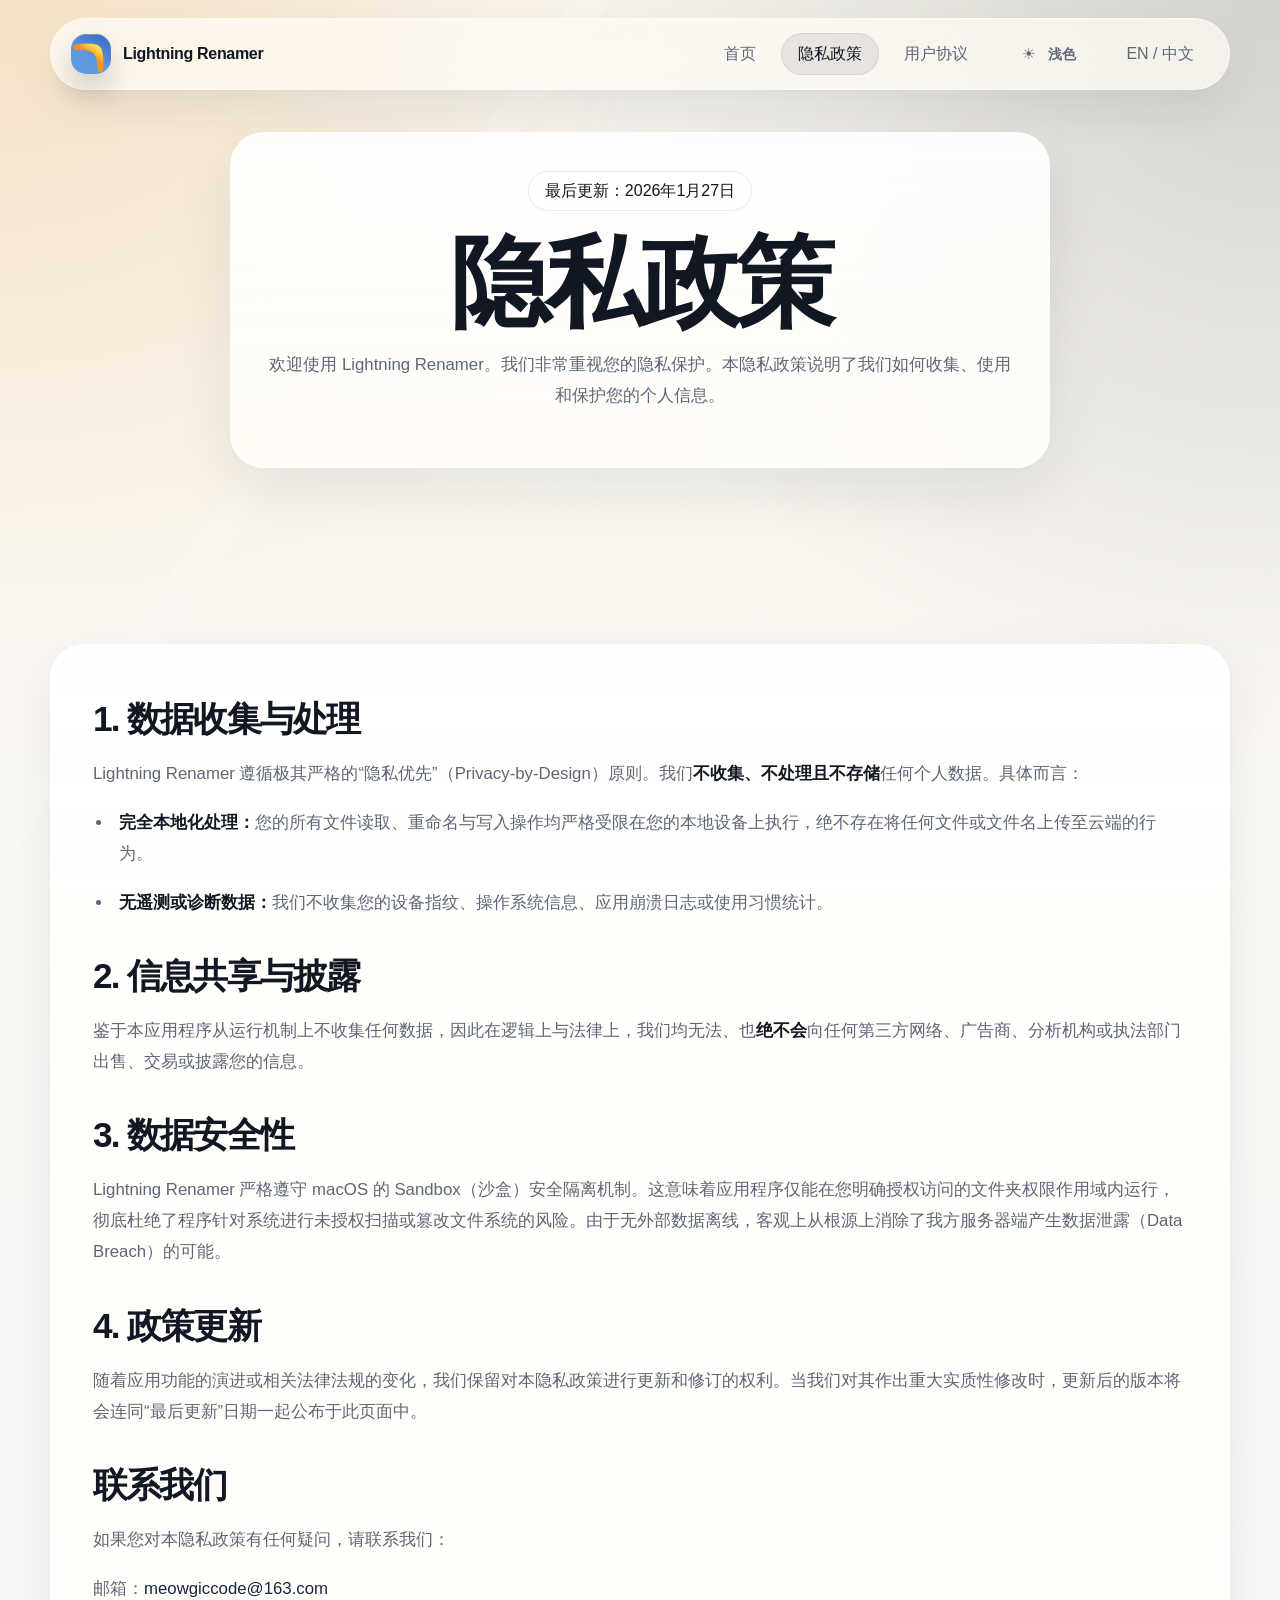
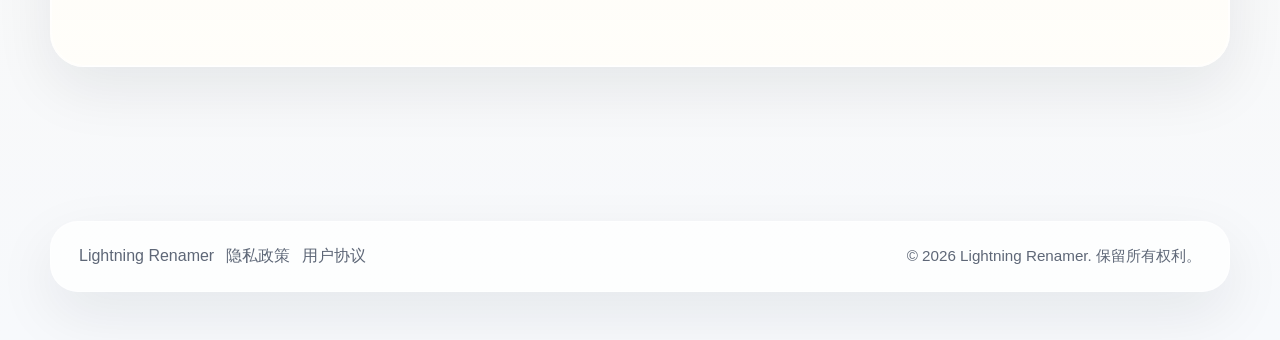
<file: privacy.html>
<!DOCTYPE html>
<html lang="zh" class="tag-zh" data-theme="light">

<head>
    <meta charset="UTF-8">
    <meta name="viewport" content="width=device-width, initial-scale=1.0">
    <title>Lightning Renamer - 隐私政策</title>
    <meta name="description" content="Lightning Renamer 隐私政策：所有操作均在本地完成，不收集、上传或存储任何用户文件信息。">
    <link rel="icon" type="image/png" href="assets/app-icon.png">
    <script>
        (function () {
            try {
                const savedTheme = localStorage.getItem("lightning_renamer_theme");
                const theme = savedTheme === "light" || savedTheme === "dark"
                    ? savedTheme
                    : (window.matchMedia && window.matchMedia("(prefers-color-scheme: dark)").matches ? "dark" : "light");
                document.documentElement.dataset.theme = theme;
            } catch (error) {
                document.documentElement.dataset.theme = "light";
            }
        })();
    </script>
    <link rel="stylesheet" href="styles.css">
    <script src="script.js" defer></script>
</head>

<body data-page="privacy">
    <header class="site-header">
        <div class="shell">
            <div class="nav-bar">
                <a href="index.html" class="brand" aria-label="Lightning Renamer">
                    <span class="brand-mark" aria-hidden="true"></span>
                    <span class="brand-text">Lightning Renamer</span>
                </a>
                <nav class="nav-links" aria-label="Primary">
                    <a href="index.html" class="nav-link">
                        <span data-lang="zh">首页</span>
                        <span data-lang="en">Home</span>
                    </a>
                    <a href="privacy.html" class="nav-link is-active">
                        <span data-lang="zh">隐私政策</span>
                        <span data-lang="en">Privacy</span>
                    </a>
                    <a href="terms.html" class="nav-link">
                        <span data-lang="zh">用户协议</span>
                        <span data-lang="en">Terms</span>
                    </a>
                    <button type="button" class="theme-toggle" data-toggle-theme>
                        <span class="theme-toggle-icon" data-theme-icon aria-hidden="true">☀︎</span>
                        <span class="theme-toggle-label" data-theme-label-zh data-lang="zh">浅色</span>
                        <span class="theme-toggle-label" data-theme-label-en data-lang="en">Light</span>
                    </button>
                    <button type="button" class="lang-toggle" data-toggle-language>
                        EN / 中文
                    </button>
                </nav>
            </div>
        </div>
    </header>

    <main>
        <section class="section legal-hero">
            <div class="shell legal-hero-grid">
                <div class="copy-card legal-copy">
                    <div class="legal-summary">
                        <span data-lang="zh">最后更新：2026年1月27日</span>
                        <span data-lang="en">Last Updated: January 27, 2026</span>
                    </div>

                    <h1 data-lang="zh">隐私政策</h1>
                    <h1 data-lang="en">Privacy Policy</h1>

                    <p data-lang="zh">欢迎使用 Lightning Renamer。我们非常重视您的隐私保护。本隐私政策说明了我们如何收集、使用和保护您的个人信息。</p>
                    <p data-lang="en">Welcome to Lightning Renamer. We take your privacy very seriously. This privacy
                        policy explains how we collect, use, and protect your personal information.</p>
                </div>
            </div>
        </section>

        <section class="section">
            <div class="shell">
                <article class="document-card">
                    <h2 data-lang="zh">1. 数据收集与处理</h2>
                    <h2 data-lang="en">1. Data Collection and Processing</h2>
                    <p data-lang="zh">Lightning Renamer
                        遵循极其严格的“隐私优先”（Privacy-by-Design）原则。我们<strong>不收集、不处理且不存储</strong>任何个人数据。具体而言：</p>
                    <p data-lang="en">Lightning Renamer strictly abides by the Privacy-by-Design philosophy. We
                        <strong>do not collect, process, or store</strong> any personal data. Specifically:</p>
                    <ul>
                        <li data-lang="zh">
                            <strong>完全本地化处理：</strong>您的所有文件读取、重命名与写入操作均严格受限在您的本地设备上执行，绝不存在将任何文件或文件名上传至云端的行为。</li>
                        <li data-lang="en"><strong>100% Local Processing:</strong> All file reading, renaming, and
                            writing operations run securely constrained within your local device. Under no circumstances
                            are files or filenames uploaded to cloud servers.</li>
                        <li data-lang="zh"><strong>无遥测或诊断数据：</strong>我们不收集您的设备指纹、操作系统信息、应用崩溃日志或使用习惯统计。</li>
                        <li data-lang="en"><strong>Zero Telemetry:</strong> We do not log or collect device
                            fingerprints, OS information, crash reports, or usage analytics.</li>
                    </ul>

                    <h2 data-lang="zh">2. 信息共享与披露</h2>
                    <h2 data-lang="en">2. Data Sharing and Disclosure</h2>
                    <p data-lang="zh">
                        鉴于本应用程序从运行机制上不收集任何数据，因此在逻辑上与法律上，我们均无法、也<strong>绝不会</strong>向任何第三方网络、广告商、分析机构或执法部门出售、交易或披露您的信息。
                    </p>
                    <p data-lang="en">Because the application structurally avoids collecting any user information, it is
                        both logically and legally impossible for us to sell, trade, or otherwise disclose data to
                        third-party networks, advertisers, analytics entities, or law enforcement.</p>

                    <h2 data-lang="zh">3. 数据安全性</h2>
                    <h2 data-lang="en">3. Data Security</h2>
                    <p data-lang="zh">Lightning Renamer 严格遵守 macOS 的
                        Sandbox（沙盒）安全隔离机制。这意味着应用程序仅能在您明确授权访问的文件夹权限作用域内运行，彻底杜绝了程序针对系统进行未授权扫描或篡改文件系统的风险。由于无外部数据离线，客观上从根源上消除了我方服务器端产生数据泄露（Data
                        Breach）的可能。</p>
                    <p data-lang="en">Lightning Renamer operates under macOS Sandbox restrictions. The app can only
                        interact with directories you explicitly grant access to, firmly mitigating risks of
                        unauthorized filesystem scanning or tampering. Given the offline nature of our architecture, the
                        risk of a server-side data breach on our end is fundamentally non-existent.</p>

                    <h2 data-lang="zh">4. 政策更新</h2>
                    <h2 data-lang="en">4. Policy Updates</h2>
                    <p data-lang="zh">
                        随着应用功能的演进或相关法律法规的变化，我们保留对本隐私政策进行更新和修订的权利。当我们对其作出重大实质性修改时，更新后的版本将会连同“最后更新”日期一起公布于此页面中。</p>
                    <p data-lang="en">We reserve the right to update this Privacy Policy to reflect changes in our
                        application or relevant legal frameworks. When material revisions are made, the updated version
                        will be posted on this page along with the effective "Last Updated" date.</p>

                    <h2 data-lang="zh">联系我们</h2>
                    <h2 data-lang="en">Contact Us</h2>
                    <p data-lang="zh">如果您对本隐私政策有任何疑问，请联系我们：</p>
                    <p data-lang="zh">邮箱：<a href="mailto:meowgiccode@163.com">meowgiccode@163.com</a></p>
                    <p data-lang="en">If you have any questions about this privacy policy, please contact us at:</p>
                    <p data-lang="en">Email: <a href="mailto:meowgiccode@163.com">meowgiccode@163.com</a></p>
                </article>
            </div>
        </section>
    </main>

    <footer class="site-footer">
        <div class="shell">
            <div class="footer-card">
                <div class="footer-links">
                    <a href="index.html" class="footer-link">Lightning Renamer</a>
                    <a href="privacy.html" class="footer-link">
                        <span data-lang="zh">隐私政策</span>
                        <span data-lang="en">Privacy</span>
                    </a>
                    <a href="terms.html" class="footer-link">
                        <span data-lang="zh">用户协议</span>
                        <span data-lang="en">Terms</span>
                    </a>
                </div>
                <div class="footer-copy">
                    <span data-lang="zh">© 2026 Lightning Renamer. 保留所有权利。</span>
                    <span data-lang="en">© 2026 Lightning Renamer. All rights reserved.</span>
                </div>
            </div>
        </div>
    </footer>
</body>

</html>
</file>
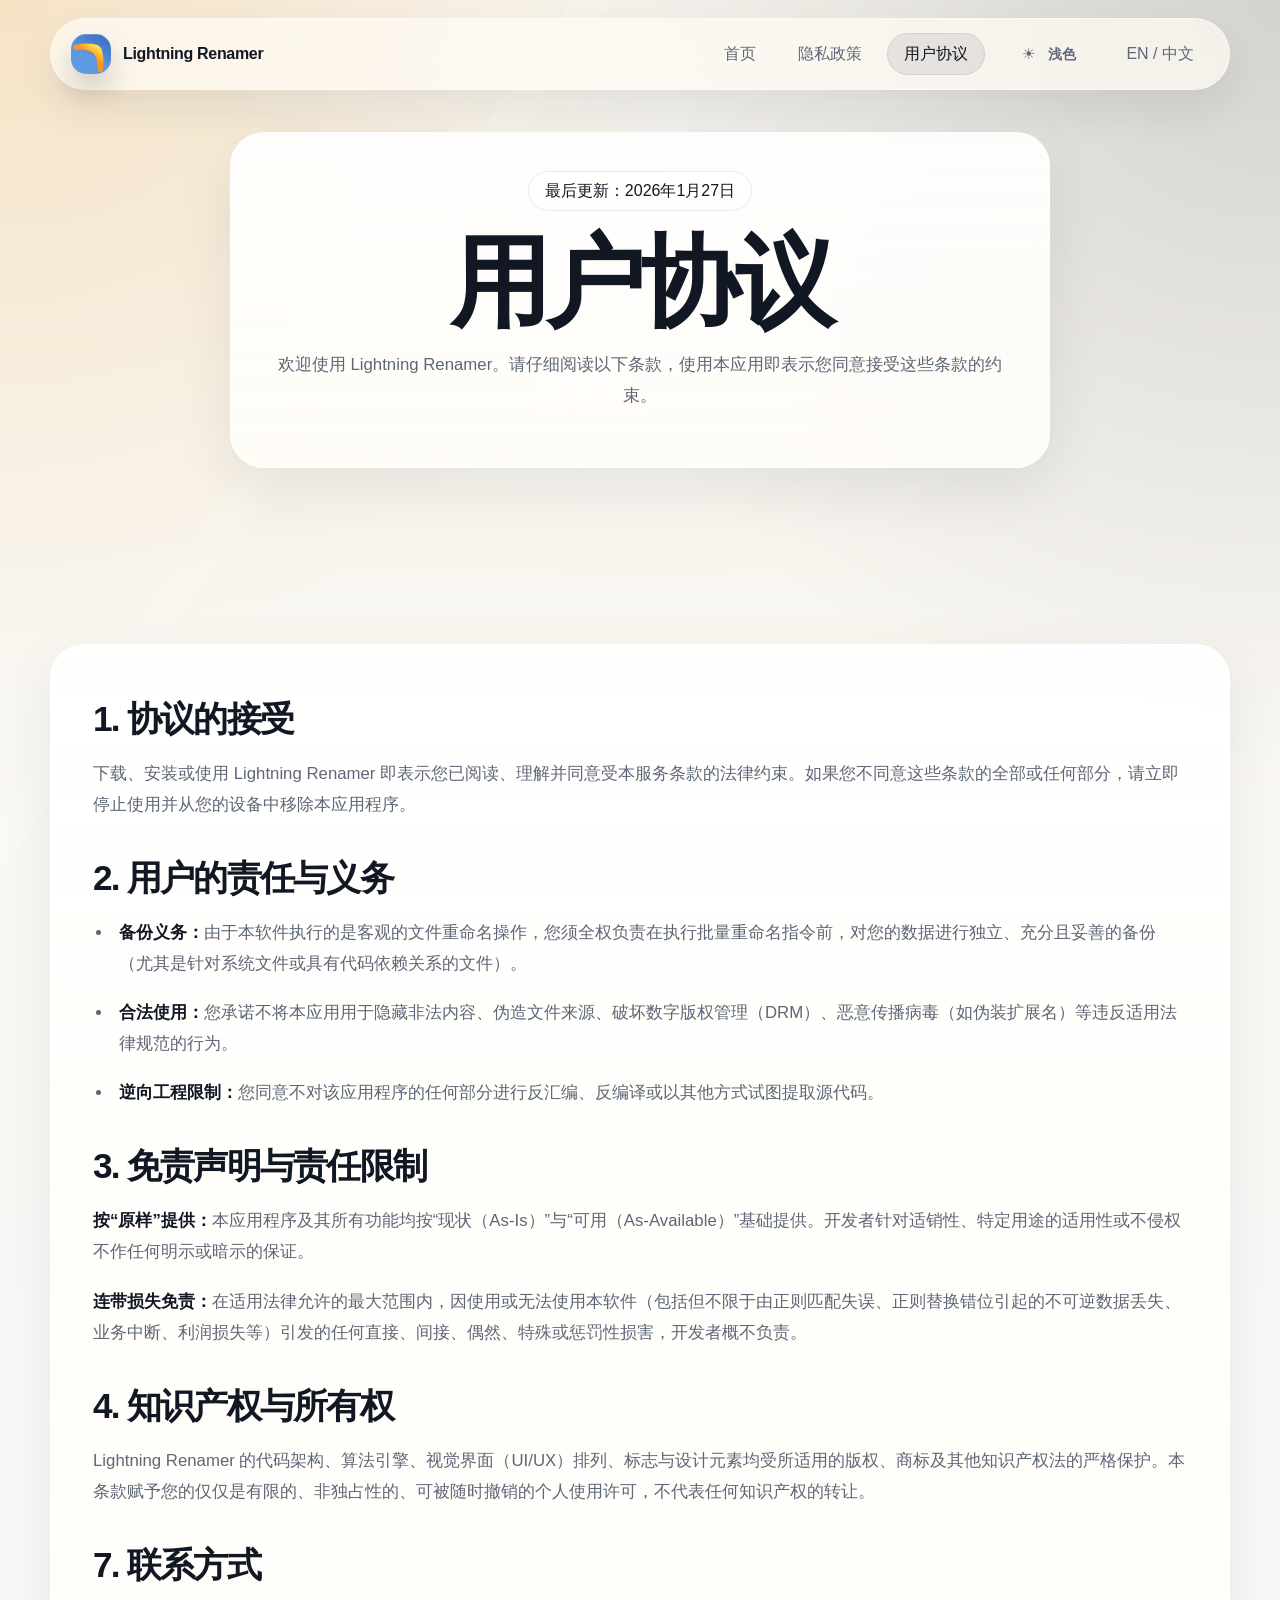
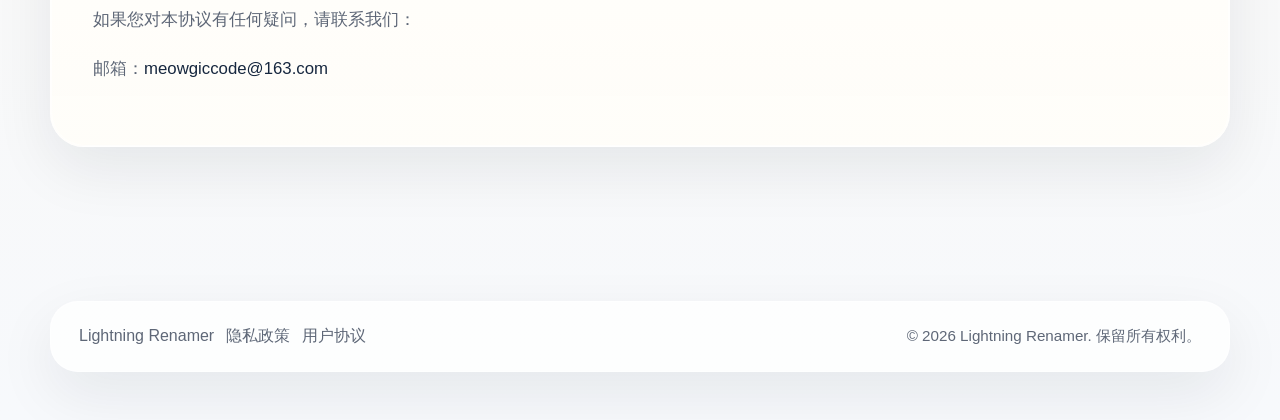
<file: terms.html>
<!DOCTYPE html>
<html lang="zh" class="tag-zh" data-theme="light">

<head>
    <meta charset="UTF-8">
    <meta name="viewport" content="width=device-width, initial-scale=1.0">
    <title>Lightning Renamer - 用户协议</title>
    <meta name="description" content="Lightning Renamer 用户协议，说明服务内容、用户责任、免责声明、知识产权与联系方式。">
    <link rel="icon" type="image/png" href="assets/app-icon.png">
    <script>
        (function () {
            try {
                const savedTheme = localStorage.getItem("lightning_renamer_theme");
                const theme = savedTheme === "light" || savedTheme === "dark"
                    ? savedTheme
                    : (window.matchMedia && window.matchMedia("(prefers-color-scheme: dark)").matches ? "dark" : "light");
                document.documentElement.dataset.theme = theme;
            } catch (error) {
                document.documentElement.dataset.theme = "light";
            }
        })();
    </script>
    <link rel="stylesheet" href="styles.css">
    <script src="script.js" defer></script>
</head>

<body data-page="terms">
    <header class="site-header">
        <div class="shell">
            <div class="nav-bar">
                <a href="index.html" class="brand" aria-label="Lightning Renamer">
                    <span class="brand-mark" aria-hidden="true"></span>
                    <span class="brand-text">Lightning Renamer</span>
                </a>
                <nav class="nav-links" aria-label="Primary">
                    <a href="index.html" class="nav-link">
                        <span data-lang="zh">首页</span>
                        <span data-lang="en">Home</span>
                    </a>
                    <a href="privacy.html" class="nav-link">
                        <span data-lang="zh">隐私政策</span>
                        <span data-lang="en">Privacy</span>
                    </a>
                    <a href="terms.html" class="nav-link is-active">
                        <span data-lang="zh">用户协议</span>
                        <span data-lang="en">Terms</span>
                    </a>
                    <button type="button" class="theme-toggle" data-toggle-theme>
                        <span class="theme-toggle-icon" data-theme-icon aria-hidden="true">☀︎</span>
                        <span class="theme-toggle-label" data-theme-label-zh data-lang="zh">浅色</span>
                        <span class="theme-toggle-label" data-theme-label-en data-lang="en">Light</span>
                    </button>
                    <button type="button" class="lang-toggle" data-toggle-language>
                        EN / 中文
                    </button>
                </nav>
            </div>
        </div>
    </header>

    <main>
        <section class="section legal-hero">
            <div class="shell legal-hero-grid">
                <div class="copy-card legal-copy">
                    <div class="legal-summary">
                        <span data-lang="zh">最后更新：2026年1月27日</span>
                        <span data-lang="en">Last Updated: January 27, 2026</span>
                    </div>

                    <h1 data-lang="zh">用户协议</h1>
                    <h1 data-lang="en">Terms of Service</h1>

                    <p data-lang="zh">欢迎使用 Lightning Renamer。请仔细阅读以下条款，使用本应用即表示您同意接受这些条款的约束。</p>
                    <p data-lang="en">Welcome to Lightning Renamer. Please read these terms carefully. By using this
                        application, you agree to be bound by these terms.</p>
                </div>
            </div>
        </section>

        <section class="section">
            <div class="shell">
                <article class="document-card">
                    <h2 data-lang="zh">1. 协议的接受</h2>
                    <h2 data-lang="en">1. Acceptance of Terms</h2>
                    <p data-lang="zh">下载、安装或使用 Lightning Renamer
                        即表示您已阅读、理解并同意受本服务条款的法律约束。如果您不同意这些条款的全部或任何部分，请立即停止使用并从您的设备中移除本应用程序。</p>
                    <p data-lang="en">By downloading, installing, or using Lightning Renamer, you signify that you have
                        read, understood, and agree to be legally bound by these Terms of Service. If you do not agree
                        to all or any part of these terms, please discontinue use and remove the application from your
                        device immediately.</p>

                    <h2 data-lang="zh">2. 用户的责任与义务</h2>
                    <h2 data-lang="en">2. User Responsibilities and Obligations</h2>
                    <ul>
                        <li data-lang="zh">
                            <strong>备份义务：</strong>由于本软件执行的是客观的文件重命名操作，您须全权负责在执行批量重命名指令前，对您的数据进行独立、充分且妥善的备份（尤其是针对系统文件或具有代码依赖关系的文件）。
                        </li>
                        <li data-lang="en"><strong>Duty to Backup:</strong> Given that the Software performs objective
                            file renaming operations, you are solely responsible for executing independent, adequate,
                            and secure backups of your data before initiating batch workflows (particularly regarding
                            system files or dependency-linked files).</li>
                        <li data-lang="zh">
                            <strong>合法使用：</strong>您承诺不将本应用用于隐藏非法内容、伪造文件来源、破坏数字版权管理（DRM）、恶意传播病毒（如伪装扩展名）等违反适用法律规范的行为。</li>
                        <li data-lang="en"><strong>Lawful Use:</strong> You commit not to utilize the Software to
                            obscure illicit content, spoof file origins, circumvent DRM, or distribute malicious
                            payloads (e.g., through extension spoofing) in violation of applicable laws.</li>
                        <li data-lang="zh"><strong>逆向工程限制：</strong>您同意不对该应用程序的任何部分进行反汇编、反编译或以其他方式试图提取源代码。</li>
                        <li data-lang="en"><strong>Reverse Engineering Restriction:</strong> You agree not to
                            disassemble, decompile, or otherwise attempt to derive the source code of any portion of the
                            Application.</li>
                    </ul>

                    <h2 data-lang="zh">3. 免责声明与责任限制</h2>
                    <h2 data-lang="en">3. Disclaimer and Limitation of Liability</h2>
                    <p data-lang="zh">
                        <strong>按“原样”提供：</strong>本应用程序及其所有功能均按“现状（As-Is）”与“可用（As-Available）”基础提供。开发者针对适销性、特定用途的适用性或不侵权不作任何明示或暗示的保证。
                    </p>
                    <p data-lang="en"><strong>"As-Is" Provision:</strong> The Application is provided on an "As-Is" and
                        "As-Available" basis. The Developer disclaims all warranties, express or implied, including but
                        not limited to the implied warranties of merchantability, fitness for a particular purpose and
                        non-infringement.</p>
                    <p data-lang="zh">
                        <strong>连带损失免责：</strong>在适用法律允许的最大范围内，因使用或无法使用本软件（包括但不限于由正则匹配失误、正则替换错位引起的不可逆数据丢失、业务中断、利润损失等）引发的任何直接、间接、偶然、特殊或惩罚性损害，开发者概不负责。
                    </p>
                    <p data-lang="en"><strong>Limitation of Liability:</strong> To the maximum extent permitted by
                        applicable law, the Developer shall not be liable for any direct, indirect, incidental, special,
                        or consequential damages resulting from the use or inability to use the Software (including, but
                        not limited to, irreversible data loss induced by syntax errors, regex misconfiguration,
                        business interruption, or loss of profits).</p>

                    <h2 data-lang="zh">4. 知识产权与所有权</h2>
                    <h2 data-lang="en">4. Intellectual Property</h2>
                    <p data-lang="zh">Lightning Renamer
                        的代码架构、算法引擎、视觉界面（UI/UX）排列、标志与设计元素均受所适用的版权、商标及其他知识产权法的严格保护。本条款赋予您的仅仅是有限的、非独占性的、可被随时撤销的个人使用许可，不代表任何知识产权的转让。
                    </p>
                    <p data-lang="en">The architectural code, algorithmic engines, visual interfaces (UI/UX),
                        proprietary logos, and design elements of Lightning Renamer are strongly protected by applicable
                        copyright, trademark, and intellectual property laws. These terms only grant you a limited,
                        non-exclusive, revocable license for personal or internal business use, and do NOT constitute a
                        transfer of ownership.</p>

                    <h2 data-lang="zh">7. 联系方式</h2>
                    <h2 data-lang="en">7. Contact Information</h2>
                    <p data-lang="zh">如果您对本协议有任何疑问，请联系我们：</p>
                    <p data-lang="zh">邮箱：<a href="mailto:meowgiccode@163.com">meowgiccode@163.com</a></p>
                    <p data-lang="en">If you have any questions about these terms, please contact us at:</p>
                    <p data-lang="en">Email: <a href="mailto:meowgiccode@163.com">meowgiccode@163.com</a></p>
                </article>
            </div>
        </section>
    </main>

    <footer class="site-footer">
        <div class="shell">
            <div class="footer-card">
                <div class="footer-links">
                    <a href="index.html" class="footer-link">Lightning Renamer</a>
                    <a href="privacy.html" class="footer-link">
                        <span data-lang="zh">隐私政策</span>
                        <span data-lang="en">Privacy</span>
                    </a>
                    <a href="terms.html" class="footer-link">
                        <span data-lang="zh">用户协议</span>
                        <span data-lang="en">Terms</span>
                    </a>
                </div>
                <div class="footer-copy">
                    <span data-lang="zh">© 2026 Lightning Renamer. 保留所有权利。</span>
                    <span data-lang="en">© 2026 Lightning Renamer. All rights reserved.</span>
                </div>
            </div>
        </div>
    </footer>
</body>

</html>
</file>
<file: styles.css>
:root {
    color-scheme: light;
    --bg: #f5f1e8;
    --bg-soft: #fbfaf7;
    --surface: rgba(255, 255, 255, 0.82);
    --surface-strong: #fffdf8;
    --surface-muted: rgba(247, 242, 233, 0.88);
    --text: #111723;
    --text-soft: #5e6777;
    --line: rgba(17, 23, 35, 0.1);
    --line-strong: rgba(17, 23, 35, 0.18);
    --deep: #16273f;
    --deep-soft: #223958;
    --deep-muted: #2f4666;
    --accent: #f5a42b;
    --accent-soft: #ffd49a;
    --sage: #dfe7dc;
    --shadow-soft: 0 22px 60px rgba(17, 23, 35, 0.08);
    --shadow-strong: 0 30px 80px rgba(15, 27, 45, 0.18);
    --radius-xl: 34px;
    --radius-lg: 28px;
    --radius-md: 22px;
    --radius-sm: 16px;
    --max-width: 1180px;
    --text-strong: rgba(17, 23, 35, 0.92);
    --link-color: var(--deep);
    --body-gradient:
        radial-gradient(circle at 0% 0%, rgba(245, 164, 43, 0.18), transparent 28%),
        radial-gradient(circle at 100% 0%, rgba(22, 39, 63, 0.15), transparent 32%),
        linear-gradient(180deg, #f5f1e8 0%, #faf8f3 40%, #f7f9fc 100%);
    --body-overlay:
        linear-gradient(125deg, transparent 0 30%, rgba(255, 255, 255, 0.22) 30% 32%, transparent 32% 100%),
        radial-gradient(circle at 50% 15%, rgba(255, 255, 255, 0.45), transparent 45%);
    --nav-border: rgba(255, 255, 255, 0.5);
    --nav-bg: rgba(255, 251, 244, 0.72);
    --nav-shadow: 0 20px 40px rgba(15, 27, 45, 0.08);
    --nav-hover-bg: rgba(17, 23, 35, 0.06);
    --nav-active-bg: rgba(17, 23, 35, 0.08);
    --nav-active-border: rgba(17, 23, 35, 0.08);
    --brand-shadow: inset 0 1px 0 rgba(255, 255, 255, 0.22), 0 16px 28px rgba(17, 23, 35, 0.18);
    --section-dark-bg: linear-gradient(180deg, rgba(22, 39, 63, 0.96) 0%, rgba(15, 28, 47, 0.98) 100%);
    --card-border: rgba(255, 255, 255, 0.58);
    --card-bg: linear-gradient(180deg, rgba(255, 255, 255, 0.92) 0%, rgba(255, 253, 248, 0.88) 100%);
    --card-inner-border: rgba(255, 255, 255, 0.6);
    --chip-border: rgba(17, 23, 35, 0.08);
    --chip-bg: rgba(255, 255, 255, 0.66);
    --chip-shadow: inset 0 1px 0 rgba(255, 255, 255, 0.65);
    --summary-bg: rgba(255, 255, 255, 0.8);
    --store-bg: linear-gradient(180deg, var(--deep) 0%, #0d1727 100%);
    --store-text: #ffffff;
    --stage-bg: linear-gradient(180deg, #3b648d 0%, #355d86 100%);
    --stage-border: rgba(255, 255, 255, 0.08);
    --stage-accent-cream: rgba(245, 232, 196, 0.98);
    --stage-accent-dark: rgba(32, 33, 37, 0.78);
    --stage-accent-orange: rgba(255, 165, 0, 0.92);
    --stage-glow-a: radial-gradient(circle, rgba(245, 164, 43, 0.18) 0%, rgba(245, 164, 43, 0) 70%);
    --stage-glow-b: radial-gradient(circle, rgba(255, 255, 255, 0.08) 0%, rgba(255, 255, 255, 0) 70%);
    --placeholder-bg: rgba(255, 255, 255, 0.08);
    --placeholder-border: rgba(255, 255, 255, 0.12);
    --placeholder-text: rgba(255, 255, 255, 0.78);
    --placeholder-dot-shadow: 0 0 0 6px rgba(245, 164, 43, 0.12);
    --window-border: rgba(17, 23, 35, 0.08);
    --window-bg: linear-gradient(180deg, rgba(255, 255, 255, 0.96) 0%, rgba(250, 247, 241, 0.96) 100%);
    --image-fade-surface: rgba(250, 247, 241, 0.98);
    --window-shadow: 0 20px 44px rgba(9, 17, 30, 0.2);
    --window-top-border: rgba(17, 23, 35, 0.08);
    --window-top-bg: rgba(245, 241, 232, 0.88);
    --window-dot-neutral: rgba(17, 23, 35, 0.16);
    --window-label: rgba(17, 23, 35, 0.56);
    --sidebar-bg: rgba(245, 241, 232, 0.72);
    --sidebar-border: rgba(17, 23, 35, 0.08);
    --sidebar-line-bg: rgba(34, 57, 88, 0.12);
    --canvas-chip-bg: rgba(22, 39, 63, 0.08);
    --canvas-chip-accent-bg: rgba(245, 164, 43, 0.18);
    --pane-bg: rgba(22, 39, 63, 0.05);
    --pane-border: rgba(22, 39, 63, 0.08);
    --main-line-bg: rgba(22, 39, 63, 0.13);
    --grid-bg: linear-gradient(180deg, rgba(22, 39, 63, 0.08) 0%, rgba(22, 39, 63, 0.03) 100%);
    --grid-border: rgba(22, 39, 63, 0.08);
    --detail-line-bg: rgba(22, 39, 63, 0.09);
    --detail-line-accent-bg: rgba(245, 164, 43, 0.18);
    --metadata-shell-bg: linear-gradient(180deg, rgba(255, 255, 255, 0.86) 0%, rgba(249, 246, 240, 0.76) 100%);
    --metadata-shell-border: rgba(255, 255, 255, 0.62);
    --tabs-bg: rgba(17, 23, 35, 0.04);
    --tabs-border: rgba(17, 23, 35, 0.05);
    --tab-active-bg: linear-gradient(180deg, var(--deep) 0%, #101a2b 100%);
    --tab-active-text: #ffffff;
    --tab-active-shadow: 0 12px 24px rgba(15, 27, 45, 0.16);
    --footer-bg: rgba(255, 255, 255, 0.74);
    --footer-border: rgba(255, 255, 255, 0.58);
    --security-visual-bg: linear-gradient(180deg, rgba(22, 39, 63, 0.95) 0%, rgba(15, 28, 47, 1) 100%);
    --security-visual-border: rgba(255, 255, 255, 0.08);
    --security-shield-bg: linear-gradient(180deg, rgba(255, 231, 188, 0.98) 0%, rgba(245, 164, 43, 0.76) 100%);
    --security-shield-border: rgba(22, 39, 63, 0.18);
    --security-document-bg: linear-gradient(180deg, rgba(255, 255, 255, 0.98) 0%, rgba(248, 241, 230, 0.96) 100%);
    --security-document-border: rgba(17, 23, 35, 0.1);
    --security-document-fold-bg: linear-gradient(180deg, rgba(255, 238, 205, 0.95) 0%, rgba(245, 164, 43, 0.68) 100%);
    --security-document-line: rgba(22, 39, 63, 0.16);
    --security-lock-color: rgba(41, 60, 89, 0.96);
    --security-lock-keyhole: rgba(255, 255, 255, 0.96);
    --security-badge-bg: rgba(255, 255, 255, 0.12);
    --security-badge-border: rgba(255, 255, 255, 0.12);
    --security-badge-text: rgba(255, 255, 255, 0.9);
    --security-ambient-a: radial-gradient(circle, rgba(245, 164, 43, 0.2) 0%, rgba(245, 164, 43, 0) 72%);
    --security-ambient-b: radial-gradient(circle, rgba(95, 145, 213, 0.22) 0%, rgba(95, 145, 213, 0) 72%);
    --security-ring-border: rgba(255, 255, 255, 0.18);
    --security-ring-shadow: inset 0 0 0 26px rgba(255, 255, 255, 0.06), inset 0 0 0 54px rgba(255, 255, 255, 0.03);
    --target-frame-shadow: inset 0 0 0 28px rgba(255, 255, 255, 0.05), inset 0 0 0 58px rgba(245, 164, 43, 0.12);
}

html[data-theme="dark"] {
    color-scheme: dark;
    --text: #eef3fb;
    --text-soft: #a9b4c7;
    --text-strong: rgba(238, 243, 251, 0.92);
    --link-color: #ffd49a;
    --shadow-soft: 0 24px 64px rgba(0, 0, 0, 0.28);
    --shadow-strong: 0 34px 90px rgba(0, 0, 0, 0.34);
    --body-gradient:
        radial-gradient(circle at 0% 0%, rgba(245, 164, 43, 0.14), transparent 30%),
        radial-gradient(circle at 100% 0%, rgba(95, 145, 213, 0.24), transparent 36%),
        linear-gradient(180deg, #08101d 0%, #0e1728 48%, #0b1322 100%);
    --body-overlay:
        linear-gradient(125deg, transparent 0 30%, rgba(255, 255, 255, 0.04) 30% 32%, transparent 32% 100%),
        radial-gradient(circle at 50% 15%, rgba(255, 255, 255, 0.08), transparent 45%);
    --nav-border: rgba(255, 255, 255, 0.08);
    --nav-bg: rgba(10, 16, 29, 0.74);
    --nav-shadow: 0 20px 48px rgba(0, 0, 0, 0.28);
    --nav-hover-bg: rgba(255, 255, 255, 0.06);
    --nav-active-bg: rgba(255, 255, 255, 0.1);
    --nav-active-border: rgba(255, 255, 255, 0.1);
    --brand-shadow: inset 0 1px 0 rgba(255, 255, 255, 0.08), 0 16px 30px rgba(0, 0, 0, 0.28);
    --section-dark-bg: linear-gradient(180deg, rgba(20, 33, 53, 0.98) 0%, rgba(10, 18, 31, 1) 100%);
    --card-border: rgba(255, 255, 255, 0.08);
    --card-bg: linear-gradient(180deg, rgba(20, 31, 50, 0.94) 0%, rgba(13, 22, 38, 0.94) 100%);
    --card-inner-border: rgba(255, 255, 255, 0.05);
    --chip-border: rgba(255, 255, 255, 0.08);
    --chip-bg: rgba(255, 255, 255, 0.05);
    --chip-shadow: inset 0 1px 0 rgba(255, 255, 255, 0.04);
    --summary-bg: rgba(255, 255, 255, 0.06);
    --store-bg: linear-gradient(180deg, #ffb63f 0%, #d98512 100%);
    --store-text: #111723;
    --stage-bg: linear-gradient(180deg, #314f73 0%, #2c4869 100%);
    --stage-border: rgba(255, 255, 255, 0.08);
    --stage-accent-cream: rgba(245, 230, 191, 0.94);
    --stage-accent-dark: rgba(28, 30, 34, 0.78);
    --stage-accent-orange: rgba(245, 164, 43, 0.82);
    --stage-glow-a: radial-gradient(circle, rgba(245, 164, 43, 0.14) 0%, rgba(245, 164, 43, 0) 68%);
    --stage-glow-b: radial-gradient(circle, rgba(255, 255, 255, 0.05) 0%, rgba(255, 255, 255, 0) 70%);
    --placeholder-bg: rgba(255, 255, 255, 0.06);
    --placeholder-border: rgba(255, 255, 255, 0.1);
    --placeholder-text: rgba(255, 255, 255, 0.72);
    --placeholder-dot-shadow: 0 0 0 6px rgba(245, 164, 43, 0.1);
    --window-border: rgba(255, 255, 255, 0.08);
    --window-bg: linear-gradient(180deg, rgba(20, 31, 49, 0.96) 0%, rgba(14, 23, 38, 0.96) 100%);
    --image-fade-surface: rgba(14, 23, 38, 0.98);
    --window-shadow: 0 24px 52px rgba(0, 0, 0, 0.34);
    --window-top-border: rgba(255, 255, 255, 0.08);
    --window-top-bg: rgba(255, 255, 255, 0.04);
    --window-dot-neutral: rgba(255, 255, 255, 0.14);
    --window-label: rgba(255, 255, 255, 0.58);
    --sidebar-bg: rgba(255, 255, 255, 0.04);
    --sidebar-border: rgba(255, 255, 255, 0.08);
    --sidebar-line-bg: rgba(255, 255, 255, 0.08);
    --canvas-chip-bg: rgba(255, 255, 255, 0.07);
    --canvas-chip-accent-bg: rgba(245, 164, 43, 0.22);
    --pane-bg: rgba(255, 255, 255, 0.04);
    --pane-border: rgba(255, 255, 255, 0.07);
    --main-line-bg: rgba(255, 255, 255, 0.12);
    --grid-bg: linear-gradient(180deg, rgba(255, 255, 255, 0.07) 0%, rgba(255, 255, 255, 0.03) 100%);
    --grid-border: rgba(255, 255, 255, 0.08);
    --detail-line-bg: rgba(255, 255, 255, 0.1);
    --detail-line-accent-bg: rgba(245, 164, 43, 0.28);
    --metadata-shell-bg: linear-gradient(180deg, rgba(16, 25, 42, 0.84) 0%, rgba(11, 19, 33, 0.76) 100%);
    --metadata-shell-border: rgba(255, 255, 255, 0.08);
    --tabs-bg: rgba(255, 255, 255, 0.05);
    --tabs-border: rgba(255, 255, 255, 0.06);
    --tab-active-bg: linear-gradient(180deg, #ffb63f 0%, #d98512 100%);
    --tab-active-text: #111723;
    --tab-active-shadow: 0 14px 28px rgba(0, 0, 0, 0.26);
    --footer-bg: rgba(11, 18, 31, 0.78);
    --footer-border: rgba(255, 255, 255, 0.08);
    --security-visual-bg: linear-gradient(180deg, rgba(26, 45, 72, 0.98) 0%, rgba(10, 18, 31, 1) 100%);
    --security-visual-border: rgba(255, 255, 255, 0.08);
    --security-shield-bg: linear-gradient(180deg, rgba(255, 214, 140, 0.95) 0%, rgba(245, 164, 43, 0.88) 100%);
    --security-shield-border: rgba(255, 255, 255, 0.18);
    --security-document-bg: linear-gradient(180deg, rgba(24, 37, 58, 0.98) 0%, rgba(17, 26, 43, 0.98) 100%);
    --security-document-border: rgba(255, 255, 255, 0.08);
    --security-document-fold-bg: linear-gradient(180deg, rgba(255, 212, 154, 0.82) 0%, rgba(245, 164, 43, 0.72) 100%);
    --security-document-line: rgba(255, 255, 255, 0.14);
    --security-lock-color: rgba(61, 83, 118, 0.98);
    --security-lock-keyhole: rgba(255, 255, 255, 0.96);
    --security-badge-bg: rgba(255, 255, 255, 0.08);
    --security-badge-border: rgba(255, 255, 255, 0.1);
    --security-badge-text: rgba(255, 255, 255, 0.88);
    --security-ambient-a: radial-gradient(circle, rgba(245, 164, 43, 0.16) 0%, rgba(245, 164, 43, 0) 72%);
    --security-ambient-b: radial-gradient(circle, rgba(95, 145, 213, 0.18) 0%, rgba(95, 145, 213, 0) 72%);
    --security-ring-border: rgba(255, 255, 255, 0.14);
    --security-ring-shadow: inset 0 0 0 26px rgba(255, 255, 255, 0.04), inset 0 0 0 54px rgba(255, 255, 255, 0.02);
    --target-frame-shadow: inset 0 0 0 28px rgba(255, 255, 255, 0.03), inset 0 0 0 58px rgba(245, 164, 43, 0.16);
}

*,
*::before,
*::after {
    box-sizing: border-box;
}

html {
    scroll-behavior: smooth;
}

body {
    margin: 0;
    min-height: 100vh;
    font-family: -apple-system, BlinkMacSystemFont, "SF Pro Display", "SF Pro Text", "Inter", "Segoe UI", sans-serif;
    color: var(--text);
    background: var(--body-gradient);
    -webkit-font-smoothing: antialiased;
    text-rendering: optimizeLegibility;
}

body::before {
    content: "";
    position: fixed;
    inset: 0;
    pointer-events: none;
    background: var(--body-overlay);
    opacity: 0.75;
}

a {
    color: inherit;
    text-decoration: none;
}

button,
input,
textarea,
select {
    font: inherit;
}

button {
    cursor: pointer;
}

img {
    max-width: 100%;
    display: block;
}

[data-lang] {
    display: none !important;
}

html.tag-zh [data-lang="zh"],
html.tag-en [data-lang="en"] {
    display: revert !important;
}

.shell {
    width: min(var(--max-width), calc(100% - 40px));
    margin: 0 auto;
}

.site-header {
    position: sticky;
    top: 0;
    z-index: 40;
    padding: 18px 0 0;
}

.nav-bar {
    display: flex;
    align-items: center;
    justify-content: space-between;
    gap: 18px;
    padding: 14px 18px 14px 20px;
    border: 1px solid var(--nav-border);
    border-radius: 999px;
    background: var(--nav-bg);
    backdrop-filter: blur(26px);
    -webkit-backdrop-filter: blur(26px);
    box-shadow: var(--nav-shadow);
}

.brand {
    display: inline-flex;
    align-items: center;
    gap: 12px;
    min-width: 0;
    font-weight: 700;
    letter-spacing: -0.02em;
}

.brand-mark {
    position: relative;
    width: 40px;
    height: 40px;
    flex: 0 0 auto;
    overflow: hidden;
    border-radius: 15px;
    background: #5f91d5 url("assets/app-icon.png") center / cover no-repeat;
    box-shadow: var(--brand-shadow);
}

.brand-text {
    white-space: nowrap;
}

.nav-links {
    display: flex;
    align-items: center;
    justify-content: flex-end;
    gap: 8px;
    flex-wrap: wrap;
}

.nav-link,
.lang-toggle,
.theme-toggle {
    display: inline-flex;
    align-items: center;
    justify-content: center;
    min-height: 42px;
    padding: 0 16px;
    border-radius: 999px;
    border: 1px solid transparent;
    background: transparent;
    color: var(--text-soft);
    transition: color 180ms ease, background-color 180ms ease, border-color 180ms ease, transform 180ms ease;
}

.nav-link:hover,
.lang-toggle:hover,
.theme-toggle:hover,
.nav-link:focus-visible,
.lang-toggle:focus-visible,
.theme-toggle:focus-visible {
    color: var(--text);
    background: var(--nav-hover-bg);
    border-color: var(--nav-hover-bg);
    outline: none;
}

.nav-link.is-active,
.theme-toggle.is-active {
    color: var(--text);
    background: var(--nav-active-bg);
    border-color: var(--nav-active-border);
}

.theme-toggle {
    gap: 10px;
    min-width: 108px;
}

.theme-toggle-icon {
    display: inline-flex;
    align-items: center;
    justify-content: center;
    width: 20px;
    font-size: 0.95rem;
}

.theme-toggle-label {
    font-size: 0.88rem;
    font-weight: 600;
}

main {
    padding-bottom: 48px;
}

.section {
    padding: 88px 0;
}

.section:first-of-type {
    padding-top: 42px;
}

.section-dark {
    position: relative;
}

.section-dark::before {
    content: "";
    position: absolute;
    inset: 32px 20px;
    border-radius: 44px;
    background: var(--section-dark-bg);
    box-shadow: var(--shadow-strong);
}

.section-dark>.shell {
    position: relative;
}

.hero-grid,
.feature-grid,
.tab-panel,
.legal-hero-grid {
    display: grid;
    gap: 34px;
    align-items: center;
}

.hero-grid,
.feature-grid,
.tab-panel {
    grid-template-columns: 1fr;
}

.legal-hero-grid {
    grid-template-columns: 1fr;
    max-width: 820px;
    margin: 0 auto;
}

.feature-grid+.feature-grid {
    margin-top: 32px;
}

.copy-card,
.surface-card,
.document-card,
.tab-copy,
.security-card {
    position: relative;
    border: 1px solid var(--card-border);
    border-radius: var(--radius-xl);
    background: var(--card-bg);
    box-shadow: var(--shadow-soft);
}

.copy-card,
.surface-card,
.tab-copy,
.security-card {
    padding: 38px 34px;
}

.document-card {
    padding: 44px 42px;
}

.copy-card::after,
.surface-card::after,
.document-card::after,
.tab-copy::after,
.security-card::after {
    content: "";
    position: absolute;
    inset: 0;
    border-radius: inherit;
    border: 1px solid var(--card-inner-border);
    pointer-events: none;
}

.hero-copy h1,
.section-heading h2,
.copy-card h2,
.security-card h2,
.legal-copy h1,
.document-card h2 {
    margin: 0 0 20px;
    letter-spacing: -0.05em;
    color: var(--text);
}

.hero-copy h1,
.legal-copy h1 {
    font-size: clamp(3.35rem, 8vw, 6.25rem);
    line-height: 0.94;
}

.section-heading h2,
.copy-card h2,
.security-card h2 {
    font-size: clamp(2rem, 4vw, 3.2rem);
    line-height: 1;
}

.document-card h2 {
    font-size: clamp(1.6rem, 3vw, 2.2rem);
    line-height: 1.05;
    margin-top: 40px;
}

.document-card h2:first-of-type {
    margin-top: 12px;
}

.hero-copy p,
.copy-card p,
.section-heading p,
.tab-copy p,
.security-card p,
.legal-copy p,
.document-card p,
.document-card li {
    margin: 0 0 18px;
    font-size: 1.05rem;
    line-height: 1.85;
    color: var(--text-soft);
}

.hero-copy p:first-of-type {
    font-size: 1.18rem;
    color: var(--text-strong);
}

.hero-copy,
.feature-grid>.copy-card,
.tab-copy {
    max-width: 760px;
}

.hero-stage,
.feature-grid>.stage-card,
.tab-stage {
    width: 100%;
}

.feature-grid>.copy-card,
.tab-copy {
    justify-self: start;
}

.document-card ul {
    margin: 0 0 18px;
    padding-left: 20px;
    color: var(--text-soft);
}

.document-card li {
    padding-left: 6px;
}

.section-heading {
    max-width: 820px;
    margin: 0 auto 34px;
    text-align: center;
}

.hero-tags,
.footer-links,
.legal-summary {
    display: flex;
    flex-wrap: wrap;
    gap: 12px;
}

.hero-tags {
    margin: 0 0 26px;
}

.hero-tag,
.summary-chip,
.legal-summary span {
    display: inline-flex;
    align-items: center;
    min-height: 40px;
    padding: 0 16px;
    border-radius: 999px;
    border: 1px solid var(--chip-border);
    background: var(--chip-bg);
    color: var(--text);
    box-shadow: var(--chip-shadow);
}

.hero-actions {
    display: flex;
    flex-wrap: wrap;
    align-items: center;
    gap: 18px;
    margin-top: 26px;
}

.store-button {
    display: inline-flex;
    align-items: center;
    gap: 14px;
    min-height: 62px;
    padding: 11px 18px;
    border-radius: 20px;
    background: var(--store-bg);
    color: var(--store-text);
    box-shadow: 0 16px 30px rgba(15, 27, 45, 0.25);
}

.store-button svg {
    width: 22px;
    height: 22px;
    flex: 0 0 auto;
}

.store-button .btn-text {
    display: grid;
    line-height: 1.1;
    gap: 2px;
}

.store-button .small {
    font-size: 0.72rem;
    letter-spacing: 0.03em;
    text-transform: uppercase;
    opacity: 0.72;
}

.store-button .big {
    font-size: 1.05rem;
    font-weight: 600;
    letter-spacing: -0.02em;
}

.summary-chip {
    min-height: 50px;
    padding: 0 18px;
    background: var(--summary-bg);
    color: var(--text-soft);
}

.summary-chip strong {
    color: var(--text);
    font-weight: 700;
}

.hero-stage,
.stage-card,
.tab-stage,
.legal-stage {
    position: relative;
    overflow: hidden;
    min-height: 540px;
    border-radius: 40px;
    background: var(--stage-bg);
    box-shadow: var(--shadow-strong);
    border: 1px solid var(--stage-border);
}

.stage-card>.window,
.stage-card>.placeholder-note {
    z-index: 2;
}

.stage-card>.placeholder-note,
.tab-stage>.placeholder-note,
.scope-stage .target-frame {
    display: none;
}

.hero-stage-live {
    display: flex;
    flex-direction: column;
    align-items: center;
    gap: 18px;
    padding: 30px 28px 36px;
    min-height: 0;
}

.hero-section .hero-stage {
    width: calc(100vw - 40px);
    max-width: calc(100vw - 40px);
    margin-left: calc(50% - 50vw + 20px);
    margin-right: calc(50% - 50vw + 20px);
}

.feature-grid>.stage-card {
    width: calc(100vw - 40px);
    max-width: calc(100vw - 40px);
    margin-left: calc(50% - 50vw + 20px);
    margin-right: calc(50% - 50vw + 20px);
}

.hero-stage-top {
    position: relative;
    z-index: 2;
    display: flex;
    justify-content: center;
    width: 100%;
}

.hero-preview-switch {
    display: inline-flex;
    align-items: center;
    justify-content: center;
    padding: 0;
    border: 0;
    background: transparent;
    color: #fff;
}

.hero-preview-switch-track {
    position: relative;
    display: block;
    width: 74px;
    height: 32px;
    border-radius: 999px;
    background: rgba(255, 255, 255, 0.88);
    box-shadow: 0 8px 18px rgba(15, 27, 45, 0.18);
}

.hero-preview-switch-icon {
    position: absolute;
    top: 50%;
    z-index: 2;
    width: 14px;
    text-align: center;
    font-size: 0.82rem;
    line-height: 1;
    color: rgba(22, 39, 63, 0.44);
    transform: translate(-50%, -50%);
    transition: color 180ms ease, opacity 180ms ease;
}

.hero-preview-switch-icon-sun {
    left: 18px;
}

.hero-preview-switch-icon-moon {
    left: 56px;
}

.hero-preview-switch-thumb {
    position: absolute;
    top: 4px;
    left: 5px;
    width: 24px;
    height: 24px;
    border-radius: 50%;
    background: linear-gradient(180deg, #355b86 0%, #1b314f 100%);
    box-shadow: 0 4px 12px rgba(15, 27, 45, 0.22);
    transition: transform 180ms ease;
}

.hero-preview-switch.is-active .hero-preview-switch-thumb {
    transform: translateX(38px);
}

html[data-hero-preview="dark"] .hero-preview-switch-thumb {
    transform: translateX(38px);
}

html[data-hero-preview="light"] .hero-preview-switch-icon-sun,
html[data-hero-preview="dark"] .hero-preview-switch-icon-moon {
    color: rgba(255, 255, 255, 0.98);
}

html[data-hero-preview="light"] .hero-preview-switch-icon-moon,
html[data-hero-preview="dark"] .hero-preview-switch-icon-sun {
    color: rgba(22, 39, 63, 0.46);
}

.hero-workspace-frame {
    position: relative;
    z-index: 2;
    width: min(calc(100% - 120px), 1520px);
    aspect-ratio: 2537 / 1241;
    border-radius: 22px;
}

.hero-workspace-shot {
    position: absolute;
    inset: 0;
    width: 100%;
    height: 100%;
    object-fit: contain;
    border-radius: 22px;
    box-shadow: 0 28px 48px rgba(15, 27, 45, 0.28);
    opacity: 0;
    transition: opacity 220ms ease;
}

.hero-workspace-shot-light {
    opacity: 1;
}

html[data-hero-preview="dark"] .hero-workspace-shot-light {
    opacity: 0;
}

html[data-hero-preview="dark"] .hero-workspace-shot-dark {
    opacity: 1;
}

.hero-stage::before {
    content: "";
    position: absolute;
    left: 0;
    right: 0;
    bottom: 0;
    height: 55%;
    background: linear-gradient(180deg, rgba(245, 164, 43, 0.6) 0%, rgba(245, 164, 43, 0.1) 100%);
    clip-path: polygon(0 30%, 25% 10%, 50% 35%, 75% 15%, 100% 40%, 100% 100%, 0 100%);
}

.hero-stage::after {
    content: "";
    position: absolute;
    top: 0;
    right: 0;
    width: 38%;
    height: 75%;
    background: var(--stage-accent-dark);
    clip-path: polygon(100% 0, 100% 100%, 0 0);
    opacity: 0.95;
}

.tab-stage::before {
    content: "";
    position: absolute;
    left: 0;
    top: 0;
    width: 60%;
    height: 100%;
    background: linear-gradient(180deg, var(--stage-accent-cream) 0%, rgba(245, 232, 196, 0.88) 100%);
    clip-path: polygon(0 0, 100% 0, 40% 100%, 0 100%);
}

.tab-stage::after {
    content: "";
    position: absolute;
    right: 0;
    bottom: 0;
    width: 70%;
    height: 60%;
    background: linear-gradient(180deg, var(--stage-accent-dark) 0%, rgba(32, 33, 37, 0.56) 100%);
    clip-path: polygon(100% 100%, 0 100%, 30% 30%, 80% 80%, 100% 20%);
    opacity: 0.95;
}

.legal-stage::before {
    content: "";
    position: absolute;
    left: 0;
    top: 0;
    right: 0;
    height: 48%;
    background: linear-gradient(180deg, var(--stage-accent-cream) 0%, rgba(245, 232, 196, 0.88) 100%);
    clip-path: polygon(0 0, 100% 0, 100% 30%, 70% 80%, 30% 50%, 0 100%);
}

.legal-stage::after {
    content: "";
    position: absolute;
    bottom: 0;
    left: 0;
    width: 45%;
    height: 80%;
    background: linear-gradient(180deg, var(--stage-accent-dark) 0%, rgba(32, 33, 37, 0.56) 100%);
    clip-path: polygon(0 0, 100% 100%, 0 100%);
    opacity: 0.95;
}

.hero-stage {
    background:
        radial-gradient(circle at 12% 100%, var(--stage-accent-orange) 0 22%, transparent 22.5%),
        var(--stage-glow-a),
        var(--stage-glow-b),
        var(--stage-bg);
}

.stage-card {
    background: var(--stage-bg);
}

.stage-card::before,
.stage-card::after {
    content: "";
    position: absolute;
    z-index: 0;
    pointer-events: none;
}

.rules-stage {
    background:
        radial-gradient(120% 74% at 8% 100%, var(--stage-accent-orange) 0 30%, transparent 30.5%),
        var(--stage-bg);
}

.rules-stage::before {
    left: 0;
    top: 0;
    width: 65%;
    height: 100%;
    background: linear-gradient(180deg, rgba(36, 37, 41, 0.76) 0%, rgba(36, 37, 41, 0.5) 100%);
    clip-path: polygon(0 0, 100% 0, 45% 100%, 0 100%);
}

.rules-stage::after {
    left: 0;
    top: 0;
    width: 45%;
    height: 55%;
    background: linear-gradient(180deg, var(--stage-accent-cream) 0%, rgba(245, 232, 196, 0.92) 100%);
    clip-path: polygon(0 0, 100% 0, 60% 40%, 80% 100%, 0 60%);
    opacity: 0.9;
}

.scope-stage {
    background: var(--stage-bg);
}

.scope-stage::before {
    right: 0;
    top: 0;
    width: 70%;
    height: 100%;
    background: linear-gradient(180deg, rgba(36, 37, 41, 0.78) 0%, rgba(36, 37, 41, 0.52) 100%);
    clip-path: polygon(100% 0, 0 0, 30% 100%, 100% 100%);
}

.scope-stage::after {
    right: 0;
    bottom: 0;
    width: 65%;
    height: 50%;
    background: linear-gradient(180deg, rgba(247, 220, 156, 0.96) 0%, rgba(245, 232, 196, 0.88) 100%);
    clip-path: polygon(100% 100%, 0 100%, 20% 60%, 60% 80%, 100% 20%);
    opacity: 0.9;
}

.filters-stage {
    background:
        radial-gradient(120% 72% at 10% 100%, var(--stage-accent-orange) 0 26%, transparent 26.5%),
        linear-gradient(180deg, #3d668f 0%, #375f87 100%);
}

.filters-stage::before {
    left: 0;
    top: 0;
    width: 55%;
    height: 100%;
    background: linear-gradient(180deg, rgba(36, 37, 41, 0.78) 0%, rgba(36, 37, 41, 0.48) 100%);
    clip-path: polygon(0 0, 100% 0, 50% 100%, 0 100%);
}

.filters-stage::after {
    left: 0;
    bottom: 0;
    width: 60%;
    height: 60%;
    background: linear-gradient(180deg, rgba(245, 232, 196, 0.98) 0%, rgba(245, 232, 196, 0.9) 100%);
    clip-path: polygon(0 100%, 100% 100%, 80% 50%, 40% 80%, 0 20%);
    opacity: 0.9;
}

.layout-stage {
    background:
        radial-gradient(120% 74% at 92% 100%, rgba(255, 183, 58, 0.72) 0 22%, transparent 22.5%),
        linear-gradient(180deg, #3a638c 0%, #345b84 100%);
}

.layout-stage::before {
    left: 0;
    top: 0;
    right: 0;
    height: 55%;
    background: linear-gradient(180deg, rgba(247, 220, 156, 0.98) 0%, rgba(245, 232, 196, 0.9) 100%);
    clip-path: polygon(0 0, 100% 0, 100% 60%, 70% 30%, 30% 80%, 0 40%);
}

.layout-stage::after {
    right: 0;
    bottom: 0;
    width: 45%;
    height: 85%;
    background: linear-gradient(180deg, rgba(36, 37, 41, 0.8) 0%, rgba(36, 37, 41, 0.5) 100%);
    clip-path: polygon(100% 0, 100% 100%, 0 100%);
    opacity: 0.86;
}

.placeholder-note {
    position: absolute;
    top: 22px;
    right: 22px;
    z-index: 2;
    display: inline-flex;
    align-items: center;
    gap: 8px;
    min-height: 34px;
    padding: 0 12px;
    border-radius: 999px;
    background: var(--placeholder-bg);
    border: 1px solid var(--placeholder-border);
    color: var(--placeholder-text);
    font-size: 0.78rem;
    letter-spacing: 0.02em;
}

.placeholder-note::before {
    content: "";
    width: 8px;
    height: 8px;
    border-radius: 50%;
    background: var(--accent);
    box-shadow: var(--placeholder-dot-shadow);
}

.window,
.mini-window,
.floating-panel,
.info-cluster {
    position: absolute;
    border-radius: 28px;
    border: 1px solid var(--window-border);
    background: var(--window-bg);
    box-shadow: var(--window-shadow);
    overflow: hidden;
}

.window-top,
.mini-top {
    display: flex;
    align-items: center;
    gap: 8px;
    height: 48px;
    padding: 0 18px;
    border-bottom: 1px solid var(--window-top-border);
    background: var(--window-top-bg);
}

.window-top i,
.mini-top i {
    display: block;
    width: 10px;
    height: 10px;
    border-radius: 50%;
    background: var(--window-dot-neutral);
}

.window-top i:first-child,
.mini-top i:first-child {
    background: #ff7b68;
}

.window-top i:nth-child(2),
.mini-top i:nth-child(2) {
    background: #ffd46d;
}

.window-top i:nth-child(3),
.mini-top i:nth-child(3) {
    background: #5ad787;
}

.window-label {
    margin-left: auto;
    font-size: 0.72rem;
    color: var(--window-label);
    letter-spacing: 0.04em;
    text-transform: uppercase;
}

.window-body {
    display: grid;
    grid-template-columns: 142px 1fr;
    min-height: calc(100% - 48px);
}

.sidebar {
    padding: 18px 14px;
    border-right: 1px solid var(--sidebar-border);
    background: var(--sidebar-bg);
}

.sidebar-line,
.main-line,
.grid-line,
.token,
.meta-pill,
.filter-pill,
.detail-line,
.layout-line,
.hero-chip {
    display: block;
    border-radius: 999px;
}

.sidebar-line {
    height: 12px;
    margin-bottom: 12px;
    background: var(--sidebar-line-bg);
}

.sidebar-line.wide {
    width: 92%;
}

.sidebar-line.med {
    width: 76%;
}

.sidebar-line.short {
    width: 58%;
}

.canvas {
    position: relative;
    padding: 20px 22px;
}

.hero-stage .canvas {
    display: grid;
    grid-template-rows: auto 1fr auto;
    gap: 18px;
}

.toolbar {
    display: flex;
    align-items: center;
    justify-content: space-between;
    gap: 14px;
}

.hero-chip,
.token,
.meta-pill,
.filter-pill {
    height: 32px;
    background: var(--canvas-chip-bg);
}

.hero-chip {
    width: 140px;
}

.hero-chip:nth-child(2) {
    width: 94px;
    background: var(--canvas-chip-accent-bg);
}

.hero-chip:nth-child(3) {
    width: 118px;
}

.hero-chip-row,
.token-row,
.meta-row,
.filter-row,
.layout-row {
    display: flex;
    flex-wrap: wrap;
    gap: 10px;
}

.preview-grid {
    display: grid;
    grid-template-columns: 1.5fr 1fr;
    gap: 18px;
    min-height: 250px;
}

.preview-column,
.preview-panel,
.preview-stack,
.detail-card,
.layout-card {
    border-radius: 22px;
    background: var(--pane-bg);
    border: 1px solid var(--pane-border);
}

.preview-column {
    padding: 18px;
}

.preview-panel {
    padding: 16px;
}

.preview-stack {
    display: grid;
    gap: 12px;
    padding: 16px;
}

.main-line {
    height: 12px;
    margin-bottom: 14px;
    background: var(--main-line-bg);
}

.main-line.long {
    width: 100%;
}

.main-line.med {
    width: 78%;
}

.main-line.short {
    width: 52%;
}

.grid-line {
    height: 56px;
    background: var(--grid-bg);
    border: 1px solid var(--grid-border);
}

.floating-panel {
    padding: 18px;
}

.floating-panel .meta-row,
.floating-panel .token-row {
    margin-top: 10px;
}

.hero-stage .window.main {
    top: 64px;
    left: 38px;
    width: min(90%, 820px);
    height: 392px;
}

.hero-stage .floating-panel.panel-a {
    top: 96px;
    right: 34px;
    width: 220px;
}

.hero-stage .floating-panel.panel-b {
    right: 54px;
    bottom: 48px;
    width: 260px;
}

.floating-panel h3,
.info-cluster h3 {
    margin: 0 0 10px;
    font-size: 1rem;
    letter-spacing: -0.03em;
    color: var(--text);
}

.floating-panel p,
.info-cluster p {
    margin: 0;
    font-size: 0.9rem;
    line-height: 1.6;
    color: var(--text-soft);
}

.stage-card {
    min-height: 520px;
}

.stage-card .window,
.tab-stage .window {
    top: 54px;
    left: 50%;
    width: min(calc(100% - 120px), 1320px);
    height: calc(100% - 112px);
    transform: translateX(-50%);
}

.rules-stage .window,
.filters-stage .window {
    left: 52%;
}

.scope-stage .window,
.layout-stage .window {
    left: 46%;
}

.stage-card .canvas,
.tab-stage .canvas {
    display: grid;
    gap: 18px;
}

.stage-card .preview-grid {
    min-height: 220px;
}

.token {
    width: 124px;
}

.token.accent {
    background: var(--canvas-chip-accent-bg);
}

.token.short {
    width: 86px;
}

.token.long {
    width: 156px;
}

.scope-stage .target-frame,
.legal-stage .target-frame {
    position: absolute;
    right: 28px;
    top: 96px;
    width: 170px;
    aspect-ratio: 1;
    border-radius: 50%;
    border: 1px solid var(--security-ring-border);
    box-shadow: var(--target-frame-shadow);
}

.scope-stage .window {
    width: min(76%, 500px);
}

.detail-card {
    padding: 16px;
    display: grid;
    gap: 10px;
}

.detail-line {
    height: 14px;
    background: var(--detail-line-bg);
}

.detail-line.accent {
    background: var(--detail-line-accent-bg);
}

.detail-line.long {
    width: 100%;
}

.detail-line.med {
    width: 74%;
}

.detail-line.short {
    width: 42%;
}

.metadata-shell {
    padding: 30px 44px;
    border-radius: 42px;
    background: var(--metadata-shell-bg);
    border: 1px solid var(--metadata-shell-border);
    box-shadow: var(--shadow-soft);
}

.metadata-shell .section-heading {
    margin-bottom: 0;
}

.tabs {
    display: inline-flex;
    flex-wrap: wrap;
    gap: 10px;
    padding: 8px;
    border-radius: 999px;
    background: var(--tabs-bg);
    border: 1px solid var(--tabs-border);
}

.tabs-wrap {
    display: flex;
    justify-content: center;
    margin-bottom: 28px;
}

.tab-btn {
    display: inline-flex;
    align-items: center;
    justify-content: center;
    min-width: 110px;
    min-height: 44px;
    padding: 0 18px;
    border: 0;
    border-radius: 999px;
    background: transparent;
    color: var(--text-soft);
    transition: background-color 180ms ease, color 180ms ease, transform 180ms ease;
}

.tab-btn:hover,
.tab-btn:focus-visible {
    outline: none;
    color: var(--text);
}

.tab-btn.is-active {
    background: var(--tab-active-bg);
    color: var(--tab-active-text);
    box-shadow: var(--tab-active-shadow);
}

/* Metadata Stage Overrides */
/* Metadata Stage Overrides */
.metadata-stage-container .tabs {
    background: rgba(255, 255, 255, 0.4);
    backdrop-filter: blur(16px);
    -webkit-backdrop-filter: blur(16px);
    border: 1px solid rgba(255, 255, 255, 0.6);
    box-shadow: 0 8px 32px rgba(0, 0, 0, 0.08);
}

html[data-theme="dark"] .metadata-stage-container .tabs {
    background: rgba(0, 0, 0, 0.25);
    border: 1px solid rgba(255, 255, 255, 0.08);
    box-shadow: 0 8px 32px rgba(0, 0, 0, 0.15);
}

.metadata-stage-container .tab-btn {
    color: rgba(17, 23, 35, 0.65);
}

.metadata-stage-container .tab-btn:hover,
.metadata-stage-container .tab-btn:focus-visible {
    color: #111723;
    background: rgba(17, 23, 35, 0.06);
}

.metadata-stage-container .tab-btn.is-active {
    background: var(--tab-active-bg);
    color: var(--tab-active-text);
    box-shadow: var(--tab-active-shadow);
}

html[data-theme="dark"] .metadata-stage-container .tab-btn {
    color: rgba(255, 255, 255, 0.76);
}

html[data-theme="dark"] .metadata-stage-container .tab-btn:hover,
html[data-theme="dark"] .metadata-stage-container .tab-btn:focus-visible {
    color: #ffffff;
    background: rgba(255, 255, 255, 0.12);
}

.tab-pane {
    display: none;
}

.tab-pane.is-active {
    display: grid;
}

.tab-panel {
    gap: 28px;
}

.metadata-tab-panel {
    grid-template-columns: minmax(320px, 1fr) 1.6fr;
    gap: 54px;
    align-items: center;
    max-width: 1140px;
    margin: 0 auto;
}

.metadata-tab-panel .tab-copy {
    order: -1;
    height: auto;
    align-self: center;
    width: 100%;
    padding: 38px 46px;
    background: rgba(255, 255, 255, 0.45);
    backdrop-filter: blur(28px);
    -webkit-backdrop-filter: blur(28px);
    border: 1px solid rgba(255, 255, 255, 0.6);
    box-shadow: 0 16px 48px rgba(0, 0, 0, 0.08);
    border-radius: 36px;
}

html[data-theme="dark"] .metadata-tab-panel .tab-copy {
    background: rgba(0, 0, 0, 0.25);
    border: 1px solid rgba(255, 255, 255, 0.1);
    box-shadow: 0 16px 48px rgba(0, 0, 0, 0.18);
}

html[data-theme="dark"] .metadata-tab-panel .tab-copy p {
    color: rgba(255, 255, 255, 0.92);
}

/* ----------------------------------
   Carousel Genereal Styles (Rules Stage)
   --------------------------------*/
.carousel-stage {
    display: flex;
    flex-direction: column;
    justify-content: center;
    align-items: center;
    padding: 30px;
    z-index: 2;
    position: relative;
    overflow: hidden;
}

.carousel-track-container {
    width: min(calc(100% - 60px), 1320px);
    margin: 0 auto;
    overflow: hidden;
    position: relative;
    border-radius: 20px;
    box-shadow: 0 20px 48px rgba(0, 0, 0, 0.18);
    background: transparent;
    z-index: 3;
}

.carousel-track {
    display: flex;
    align-items: center;
    width: 100%;
    padding: 0;
    margin: 0;
    list-style: none;
    transition: transform 0.6s cubic-bezier(0.25, 1, 0.5, 1);
}

.carousel-slide {
    flex: 0 0 100%;
    width: 100%;
    display: flex;
    justify-content: center;
    align-items: center;
}

.carousel-image {
    width: 100%;
    height: auto;
    max-height: 480px;
    object-fit: contain;
    border-radius: 12px;
}

/* Dots Navigation */
.carousel-nav {
    position: absolute;
    bottom: 24px;
    left: 50%;
    transform: translateX(-50%);
    display: flex;
    gap: 8px;
    padding: 8px 14px;
    background: rgba(0, 0, 0, 0.25);
    backdrop-filter: blur(12px);
    -webkit-backdrop-filter: blur(12px);
    border-radius: 30px;
    z-index: 10;
    border: 1px solid rgba(255, 255, 255, 0.1);
}

.carousel-indicator {
    width: 8px;
    height: 8px;
    border-radius: 50%;
    background: rgba(255, 255, 255, 0.35);
    border: none;
    cursor: pointer;
    transition: background 0.3s ease, transform 0.3s ease;
    padding: 0;
}

.carousel-indicator:hover {
    background: rgba(255, 255, 255, 0.6);
}

.carousel-indicator.is-active {
    background: #ffffff;
    transform: scale(1.3);
}

html[data-theme="dark"] .carousel-track-container {
    box-shadow: 0 24px 50px rgba(0, 0, 0, 0.3);
}

.tab-stage {
    min-height: 520px;
}

.metadata-stage-container {
    padding: 44px 22px;
    min-height: auto;
    width: calc(100vw - 40px);
    max-width: calc(100vw - 40px);
    margin-left: calc(50% - 50vw + 20px);
    margin-right: calc(50% - 50vw + 20px);
    margin-top: 36px;
}

.metadata-stage-container>* {
    position: relative;
    z-index: 2;
}

.tab-copy {
    height: 100%;
    display: flex;
    flex-direction: column;
    justify-content: center;
}

.metadata-gallery-stage {
    min-height: 0;
    padding: 0;
    overflow: visible;
    border: 0;
    background: transparent;
    box-shadow: none;
}

.metadata-stage-live::before,
.metadata-stage-live::after {
    display: none;
}

.metadata-gallery {
    width: min(100%, 880px);
    margin: 0 auto;
}

.metadata-gallery-audio,
.metadata-gallery-single {
    display: grid;
    gap: 22px;
    align-items: center;
}

.metadata-gallery-audio {
    grid-template-columns: minmax(320px, 380px) minmax(280px, 340px);
    justify-content: center;
    align-items: center;
}

.metadata-gallery-single {
    grid-template-columns: minmax(320px, 380px) minmax(220px, 280px);
    justify-content: center;
    align-items: center;
}

.metadata-real-shot {
    position: relative;
    overflow: visible;
    border: 0;
    background: transparent;
    box-shadow: none;
}

.metadata-real-shot-portrait {
    align-self: center;
    width: 100%;
    max-width: 380px;
    height: auto;
}

.metadata-real-shot-card {
    width: 100%;
    min-height: 0;
    padding: 0;
}

.metadata-real-image {
    display: block;
    width: 100%;
    height: auto;
    border-radius: 22px;
    box-shadow: 0 18px 38px rgba(15, 27, 45, 0.18);
}

.metadata-real-shot-card .metadata-real-image {
    width: 100%;
    max-width: none;
    max-height: none;
    object-fit: initial;
}

.metadata-real-image-top {
    margin: 0;
}

.metadata-shot-stack,
.metadata-info-stack {
    display: grid;
    gap: 20px;
    align-content: center;
}

.metadata-shot-stack {
    align-content: center;
}

.metadata-float-card {
    padding: 18px;
    border-radius: 22px;
    background: var(--pane-bg);
    border: 1px solid var(--pane-border);
    box-shadow: var(--shadow-soft);
    display: grid;
    gap: 12px;
    align-content: start;
}

.metadata-float-card .hero-tag {
    width: fit-content;
}

.metadata-float-card .detail-line {
    margin-bottom: 0;
}

html[data-theme="dark"] .metadata-real-image {
    box-shadow: 0 20px 42px rgba(0, 0, 0, 0.28);
}

.filters-stage .preview-grid,
.layout-stage .preview-grid {
    grid-template-columns: 1fr;
}

.filter-pill {
    width: 100px;
}

.filter-pill.accent {
    background: var(--canvas-chip-accent-bg);
}

.filter-pill.short {
    width: 72px;
}

.layout-stage .layout-showcase {
    display: grid;
    grid-template-columns: repeat(2, minmax(0, 1fr));
    gap: 14px;
}

.mini-window {
    position: relative;
    min-height: 210px;
}

.mini-window .mini-top {
    position: relative;
    z-index: 1;
}

.mini-window .layout-body {
    display: grid;
    gap: 12px;
    padding: 16px;
}

.mini-window.horizontal .layout-body {
    grid-template-columns: 110px 1fr;
}

.mini-window.vertical .layout-body {
    grid-template-rows: 66px 1fr;
}

.layout-card {
    padding: 16px;
    background: var(--pane-bg);
    border: 1px solid var(--pane-border);
}

.layout-line {
    height: 12px;
    background: var(--main-line-bg);
    margin-bottom: 10px;
}

.layout-line.accent {
    background: var(--detail-line-accent-bg);
}

.layout-line.long {
    width: 100%;
}

.layout-line.med {
    width: 72%;
}

.layout-line.short {
    width: 44%;
}

.security-card {
    display: grid;
    grid-template-columns: minmax(0, 1.2fr) minmax(240px, 0.8fr);
    gap: 24px;
    align-items: center;
}

.security-visual {
    position: relative;
    min-height: 250px;
    border-radius: 28px;
    overflow: hidden;
    background: var(--security-visual-bg);
    border: 1px solid var(--security-visual-border);
}

.security-visual::before {
    content: "";
    position: absolute;
    left: -18px;
    top: -16px;
    width: 180px;
    height: 180px;
    border-radius: 50%;
    background: var(--security-ambient-a);
}

.security-visual::after {
    content: "";
    position: absolute;
    right: -22px;
    top: -26px;
    width: 210px;
    height: 210px;
    border-radius: 50%;
    background: var(--security-ambient-b);
}

.security-document {
    position: absolute;
    left: 34px;
    top: 40px;
    width: 168px;
    height: 190px;
    border-radius: 28px;
    background: var(--security-document-bg);
    border: 1px solid var(--security-document-border);
    box-shadow: 0 18px 40px rgba(0, 0, 0, 0.14);
}

.security-document-fold {
    position: absolute;
    top: 0;
    right: 0;
    width: 52px;
    height: 52px;
    background: var(--security-document-fold-bg);
    clip-path: polygon(0 0, 100% 0, 100% 100%);
    border-top-right-radius: 26px;
}

.security-document-line {
    position: absolute;
    left: 24px;
    height: 12px;
    border-radius: 999px;
    background: var(--security-document-line);
}

.security-document-line.line-1 {
    top: 72px;
    width: 88px;
}

.security-document-line.line-2 {
    top: 98px;
    width: 116px;
}

.security-document-line.line-3 {
    top: 124px;
    width: 102px;
}

.security-document-line.line-4 {
    top: 150px;
    width: 72px;
}

.security-badge {
    position: absolute;
    left: 118px;
    top: 24px;
    z-index: 2;
    display: inline-flex;
    align-items: center;
    gap: 10px;
    min-height: 36px;
    padding: 0 14px;
    border-radius: 999px;
    background: var(--security-badge-bg);
    border: 1px solid var(--security-badge-border);
    color: var(--security-badge-text);
    font-size: 0.78rem;
    font-weight: 600;
    letter-spacing: 0.02em;
    backdrop-filter: blur(10px);
    -webkit-backdrop-filter: blur(10px);
}

.security-badge-dot {
    width: 8px;
    height: 8px;
    border-radius: 50%;
    background: var(--accent);
    box-shadow: 0 0 0 6px rgba(245, 164, 43, 0.14);
}

.security-lock-icon {
    position: absolute;
    left: 144px;
    top: 154px;
    z-index: 2;
    width: 82px;
    height: 96px;
    border-radius: 24px;
    background: linear-gradient(180deg, rgba(255, 255, 255, 0.92) 0%, rgba(250, 247, 241, 0.92) 100%);
    border: 1px solid rgba(255, 255, 255, 0.22);
    box-shadow: 0 18px 32px rgba(0, 0, 0, 0.18);
}

.security-shield {
    position: absolute;
    right: 42px;
    bottom: 22px;
    width: 186px;
    height: 208px;
    filter: drop-shadow(0 24px 48px rgba(0, 0, 0, 0.18));
}

.security-shield-svg {
    display: block;
    width: 100%;
    height: 100%;
}

.security-shield-svg path {
    fill: var(--security-shield-bg);
    stroke: var(--security-shield-border);
    stroke-width: 1.6;
}

.security-lock-icon .security-lock-arch {
    position: absolute;
    left: 23px;
    top: 14px;
    width: 36px;
    height: 30px;
    border: 8px solid var(--security-lock-color);
    border-bottom: 0;
    border-radius: 24px 24px 0 0;
}

.security-lock-icon .security-lock-body {
    position: absolute;
    left: 14px;
    bottom: 14px;
    width: 54px;
    height: 42px;
    border-radius: 16px;
    background: var(--security-lock-color);
}

.security-lock-icon .security-lock-keyhole {
    position: absolute;
    left: 50%;
    top: 48px;
    width: 10px;
    height: 10px;
    margin-left: -5px;
    border-radius: 50%;
    background: var(--security-lock-keyhole);
    box-shadow: 0 12px 0 2px var(--security-lock-keyhole);
}

.security-shield-mark {
    position: absolute;
    left: 50%;
    transform: translateX(-50%);
    border-radius: 999px;
    background: rgba(29, 45, 69, 0.3);
}

.security-shield-mark.mark-1 {
    top: 58px;
    width: 74px;
    height: 16px;
}

.security-shield-mark.mark-2 {
    top: 90px;
    width: 106px;
    height: 18px;
}

.security-shield-mark.mark-3 {
    top: 126px;
    width: 58px;
    height: 14px;
}

html[data-theme="dark"] .security-document {
    box-shadow: 0 18px 40px rgba(0, 0, 0, 0.24);
}

html[data-theme="dark"] .security-lock-icon {
    background: linear-gradient(180deg, rgba(22, 34, 54, 0.96) 0%, rgba(15, 24, 40, 0.96) 100%);
    border-color: rgba(255, 255, 255, 0.08);
    box-shadow: 0 20px 36px rgba(0, 0, 0, 0.26);
}

html[data-theme="dark"] .security-shield {
    filter: drop-shadow(0 24px 48px rgba(0, 0, 0, 0.28));
}

html[data-theme="dark"] .security-shield-mark {
    background: rgba(26, 40, 61, 0.34);
}

html[data-theme="dark"] .security-badge-dot {
    box-shadow: 0 0 0 6px rgba(245, 164, 43, 0.1);
}

.site-footer {
    padding: 18px 0 48px;
}

.footer-card {
    display: flex;
    flex-wrap: wrap;
    align-items: center;
    justify-content: space-between;
    gap: 18px;
    padding: 24px 28px;
    border-radius: 28px;
    background: var(--footer-bg);
    border: 1px solid var(--footer-border);
    box-shadow: var(--shadow-soft);
}

.footer-links {
    align-items: center;
}

.footer-link {
    color: var(--text-soft);
    transition: color 180ms ease;
}

.footer-link:hover,
.footer-link:focus-visible {
    color: var(--text);
    outline: none;
}

.footer-copy {
    color: var(--text-soft);
    font-size: 0.95rem;
}

.legal-hero {
    padding-top: 42px;
}

.legal-copy {
    text-align: center;
}

.legal-copy .legal-summary {
    justify-content: center;
    margin-bottom: 24px;
}

html.tag-zh .legal-copy .legal-summary [data-lang="zh"],
html.tag-en .legal-copy .legal-summary [data-lang="en"] {
    display: inline-flex !important;
    align-items: center;
    justify-content: center;
    line-height: 1.2;
}

.legal-stage {
    min-height: 420px;
}

.legal-stage .window {
    top: 56px;
    left: 34px;
    width: calc(100% - 68px);
    height: 250px;
}

.legal-stage .window-body {
    display: block;
    padding: 22px;
}

.legal-stage .main-line {
    margin-bottom: 16px;
}

.document-card strong {
    color: var(--text);
}

.document-card a {
    color: var(--link-color);
}

.document-card a:hover,
.document-card a:focus-visible {
    color: var(--accent);
    outline: none;
}

.float-slow {
    animation: float-slow 8s ease-in-out infinite;
}

.float-fast {
    animation: float-fast 5.5s ease-in-out infinite;
}

@keyframes float-slow {

    0%,
    100% {
        transform: translate3d(0, 0, 0);
    }

    50% {
        transform: translate3d(0, -10px, 0);
    }
}

@keyframes float-fast {

    0%,
    100% {
        transform: translate3d(0, 0, 0);
    }

    50% {
        transform: translate3d(0, -14px, 0);
    }
}

@media (max-width: 1080px) {

    .legal-hero-grid,
    .security-card {
        grid-template-columns: 1fr;
    }

    .metadata-gallery-audio,
    .metadata-gallery-single {
        grid-template-columns: 1fr;
    }

    .metadata-shot-stack,
    .metadata-info-stack {
        grid-template-columns: repeat(2, minmax(0, 1fr));
    }

    .metadata-tab-panel {
        grid-template-columns: 1fr;
        gap: 36px;
    }

    .metadata-tab-panel .tab-copy {
        order: 0;
        padding: 0;
        background: transparent;
        backdrop-filter: none;
        -webkit-backdrop-filter: none;
        border: none;
        box-shadow: none;
        border-radius: 0;
        align-self: start;
        justify-self: center;
        max-width: 760px;
    }

    html[data-theme="dark"] .metadata-tab-panel .tab-copy {
        background: transparent;
        border: none;
        box-shadow: none;
    }

    .hero-stage,
    .stage-card,
    .tab-stage,
    .legal-stage {
        min-height: 480px;
    }

    .security-visual {
        min-height: 190px;
    }
}

@media (max-width: 820px) {
    .shell {
        width: min(var(--max-width), calc(100% - 28px));
    }

    .site-header {
        padding-top: 12px;
    }

    .nav-bar {
        border-radius: 28px;
        padding: 14px;
    }

    .hero-copy h1,
    .legal-copy h1 {
        font-size: clamp(2.8rem, 13vw, 4.4rem);
    }

    .copy-card,
    .surface-card,
    .tab-copy,
    .security-card,
    .document-card {
        padding: 28px 22px;
    }

    .metadata-shell {
        padding: 22px 18px;
    }

    .metadata-gallery-stage {
        padding: 0;
    }

    .metadata-real-shot-portrait {
        max-width: 340px;
        height: auto;
    }

    .hero-stage-live {
        padding: 24px 18px 28px;
    }

    .feature-grid>.stage-card,
    .metadata-stage-container {
        width: calc(100vw - 28px);
        max-width: calc(100vw - 28px);
        margin-left: calc(50% - 50vw + 14px);
        margin-right: calc(50% - 50vw + 14px);
    }

    .hero-workspace-frame {
        width: min(100%, 980px);
    }

    .hero-stage .window.main,
    .stage-card .window,
    .tab-stage .window,
    .legal-stage .window {
        left: 20px;
        width: calc(100% - 40px);
    }

    .hero-stage .floating-panel.panel-a {
        right: 18px;
    }

    .hero-stage .floating-panel.panel-b {
        right: 24px;
        bottom: 32px;
    }
}

@media (max-width: 640px) {
    .section {
        padding: 64px 0;
    }

    .nav-links {
        justify-content: flex-start;
    }

    .hero-stage,
    .stage-card,
    .tab-stage,
    .legal-stage {
        min-height: 420px;
        border-radius: 30px;
    }

    .hero-stage-live {
        gap: 14px;
        padding: 20px 14px 22px;
    }

    .hero-section .hero-stage {
        width: calc(100vw - 28px);
        max-width: calc(100vw - 28px);
        margin-left: calc(50% - 50vw + 14px);
        margin-right: calc(50% - 50vw + 14px);
    }

    .feature-grid>.stage-card {
        width: calc(100vw - 28px);
        max-width: calc(100vw - 28px);
        margin-left: calc(50% - 50vw + 14px);
        margin-right: calc(50% - 50vw + 14px);
    }

    .hero-preview-switch-track {
        width: 68px;
        height: 30px;
    }

    .hero-preview-switch-thumb {
        width: 22px;
        height: 22px;
    }

    .hero-preview-switch.is-active .hero-preview-switch-thumb,
    html[data-hero-preview="dark"] .hero-preview-switch-thumb {
        transform: translateX(36px);
    }

    .hero-preview-switch-icon-sun {
        left: 17px;
    }

    .hero-preview-switch-icon-moon {
        left: 51px;
    }

    .hero-stage .window.main {
        top: 74px;
        height: 280px;
    }

    .window-body {
        grid-template-columns: 102px 1fr;
    }

    .hero-stage .floating-panel.panel-a {
        top: 18px;
        right: 18px;
        width: 190px;
    }

    .hero-stage .floating-panel.panel-b {
        right: 18px;
        width: 210px;
    }

    .preview-grid,
    .layout-stage .layout-showcase {
        grid-template-columns: 1fr;
    }

    .mini-window.horizontal .layout-body,
    .mini-window.vertical .layout-body {
        grid-template-columns: 1fr;
        grid-template-rows: auto;
    }

    .tabs {
        width: 100%;
        justify-content: center;
        border-radius: 28px;
    }

    .tab-btn {
        flex: 1 1 100px;
    }

    .metadata-shot-stack,
    .metadata-info-stack {
        grid-template-columns: 1fr;
    }

    .metadata-real-shot-portrait {
        max-width: 300px;
        height: auto;
    }

    .metadata-real-shot-card {
        min-height: 0;
    }

    .security-visual {
        min-height: 232px;
    }

    .security-document {
        left: 18px;
        top: 50px;
        width: 138px;
        height: 162px;
    }

    .security-lock-icon {
        left: 108px;
        top: 138px;
        width: 68px;
        height: 80px;
    }

    .security-document-line.line-1 {
        top: 62px;
        width: 72px;
    }

    .security-document-line.line-2 {
        top: 84px;
        width: 92px;
    }

    .security-document-line.line-3 {
        top: 106px;
        width: 84px;
    }

    .security-document-line.line-4 {
        top: 128px;
        width: 58px;
    }

    .security-badge {
        left: 74px;
        top: 18px;
        min-height: 34px;
        padding: 0 12px;
        font-size: 0.72rem;
    }

    .security-shield {
        right: 18px;
        width: 150px;
        height: 174px;
    }

    .security-lock-icon .security-lock-arch {
        left: 20px;
        top: 11px;
        width: 28px;
        height: 24px;
        border-width: 6px;
    }

    .security-lock-icon .security-lock-body {
        left: 12px;
        bottom: 12px;
        width: 44px;
        height: 34px;
        border-radius: 14px;
    }

    .security-lock-icon .security-lock-keyhole {
        top: 40px;
        width: 8px;
        height: 8px;
        margin-left: -4px;
        box-shadow: 0 10px 0 2px var(--security-lock-keyhole);
    }

    .security-shield-mark.mark-1 {
        top: 46px;
        width: 58px;
        height: 14px;
    }

    .security-shield-mark.mark-2 {
        top: 74px;
        width: 82px;
        height: 16px;
    }

    .security-shield-mark.mark-3 {
        top: 102px;
        width: 46px;
        height: 12px;
    }
}

@media (prefers-reduced-motion: reduce) {
    html {
        scroll-behavior: auto;
    }

    *,
    *::before,
    *::after {
        animation: none !important;
        transition: none !important;
    }
}
</file>
